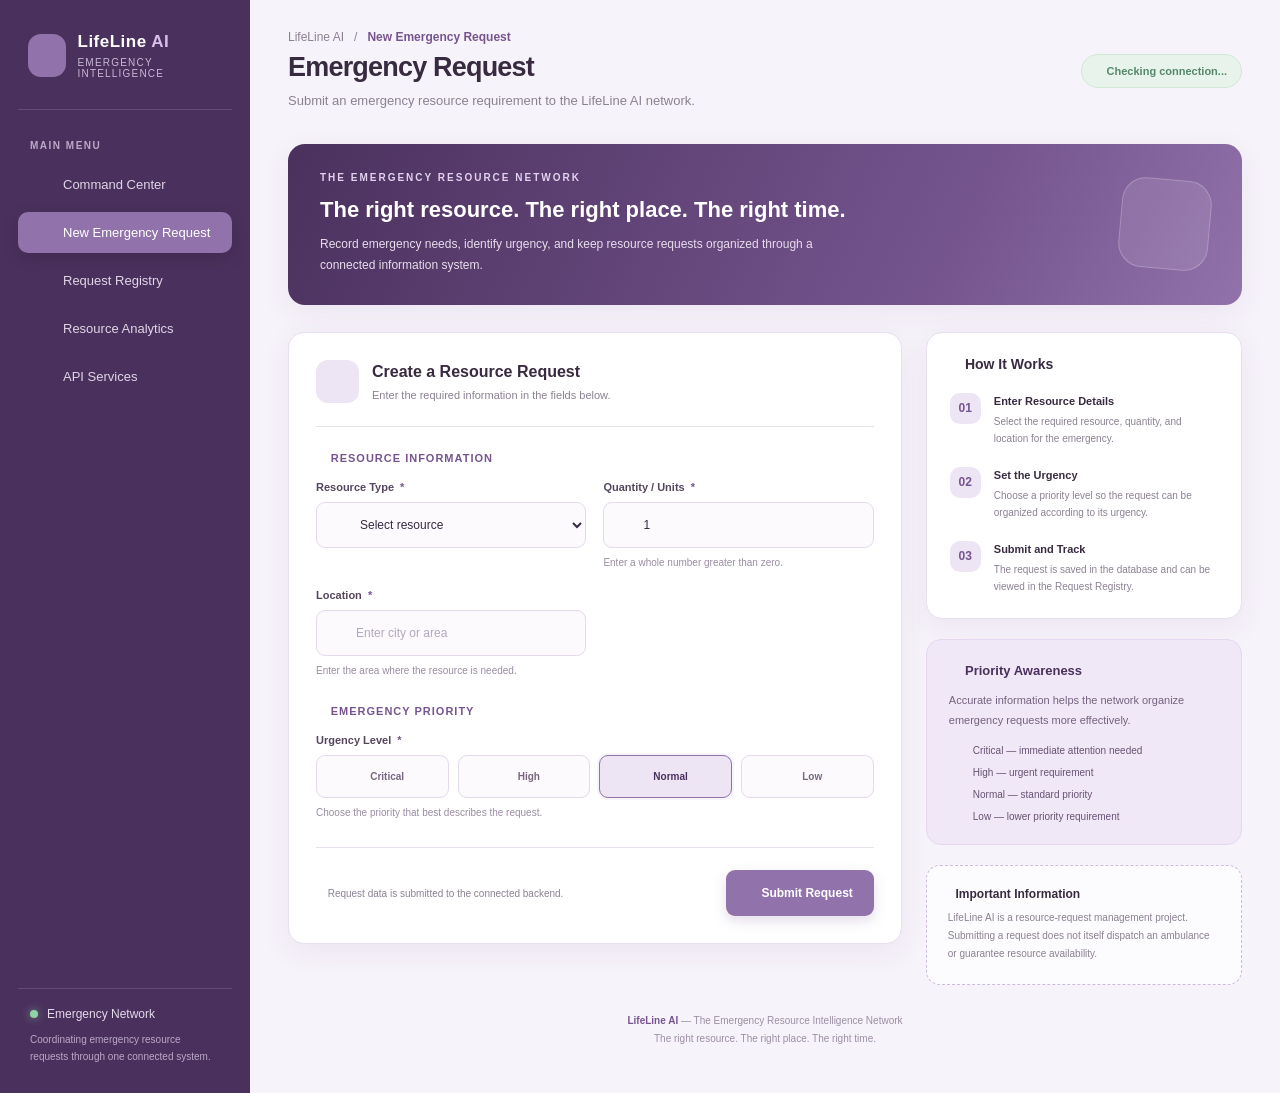
<file: index.html>
<!DOCTYPE html>
<html>
<head>
    <meta charset="UTF-8">
    <meta name="viewport" content="width=device-width, initial-scale=1.0">
    <title>LifeLine AI</title>
    <meta http-equiv="refresh" content="0; url=./frontend/index.html">
</head>
<body>
    <p>Opening LifeLine AI...</p>
    <a href="./frontend/index.html">Click here if the page does not open.</a>
</body>
</html>
</file>
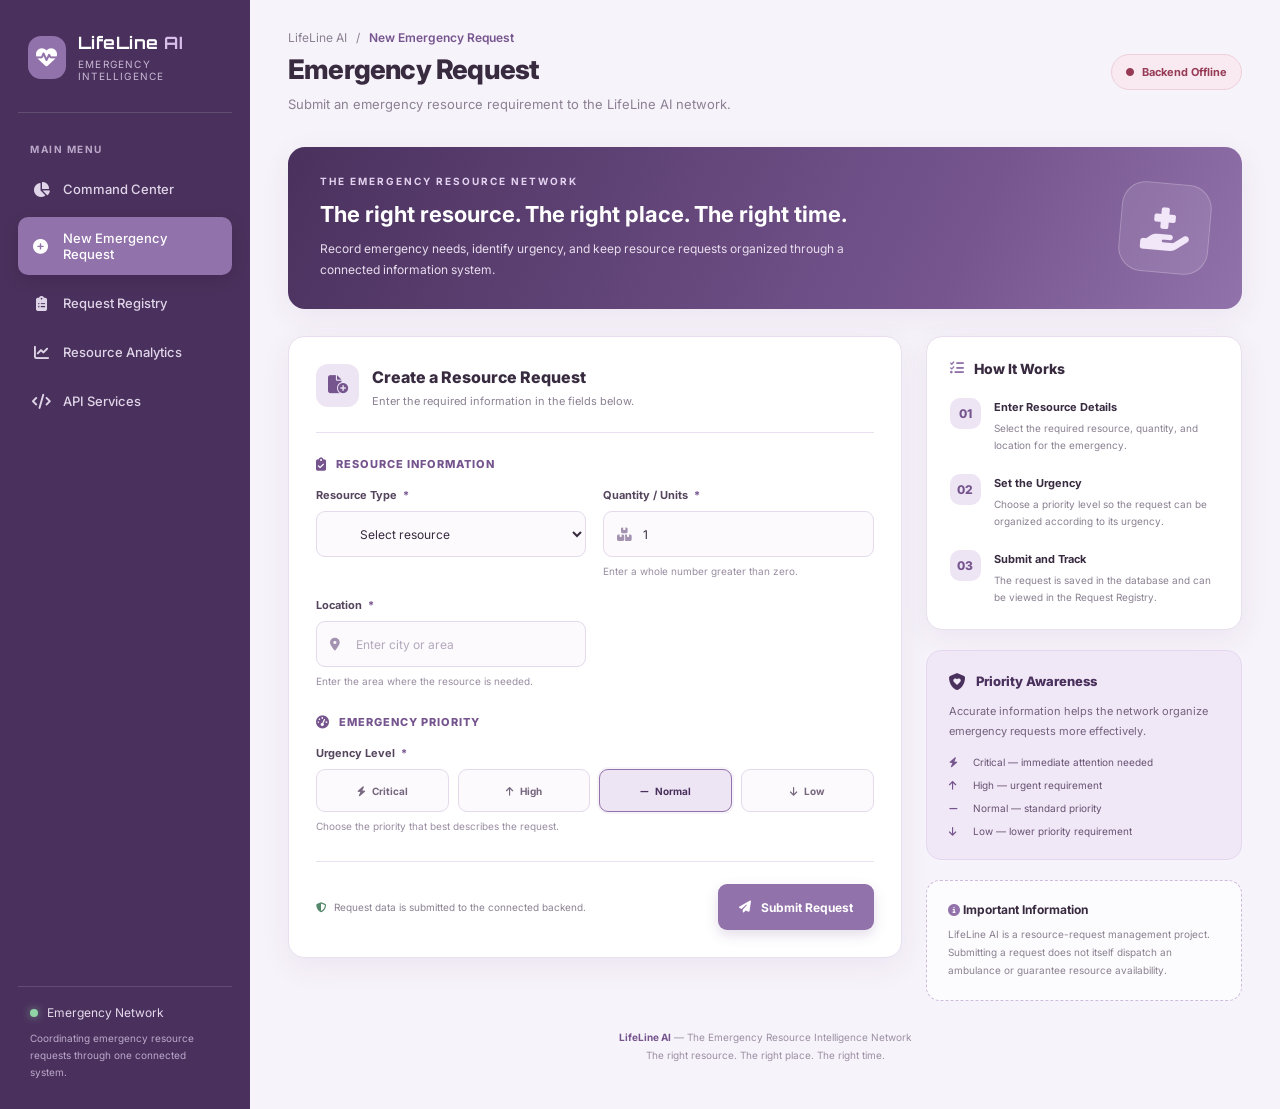
<file: frontend/index.html>
<!DOCTYPE html>
<html lang="en">
<head>
    <meta charset="UTF-8">
    <meta name="viewport" content="width=device-width, initial-scale=1.0">
    <title>LifeLine AI | New Emergency Request</title>

    <link href="https://fonts.googleapis.com/css2?family=Inter:wght@400;500;600;700;800&display=swap" rel="stylesheet">
    <link href="https://fonts.googleapis.com/css2?family=Orbitron:wght@500;600;700&display=swap" rel="stylesheet">
    <link rel="stylesheet" href="https://cdnjs.cloudflare.com/ajax/libs/font-awesome/6.5.2/css/all.min.css">

    <style>
        * {
            margin: 0;
            padding: 0;
            box-sizing: border-box;
        }

        :root {
            --background: #F7F3FA;
            --surface: #FFFFFF;
            --primary: #9272AB;
            --primary-dark: #76558F;
            --plum: #4A315D;
            --text: #382B40;
            --muted: #8B8192;
            --border: #E8DFEF;
            --lavender: #EDE4F4;
            --soft-purple: #F3ECF8;
            --green: #55886A;
            --red: #C93653;
            --shadow: 0 8px 30px rgba(74, 49, 93, 0.07);
        }

        body {
            font-family: 'Inter', sans-serif;
            background: var(--background);
            color: var(--text);
            min-height: 100vh;
        }

        .layout {
            display: flex;
            min-height: 100vh;
        }

        /* SIDEBAR */

        .sidebar {
            width: 250px;
            min-height: 100vh;
            background: var(--plum);
            color: white;
            padding: 28px 18px;
            display: flex;
            flex-direction: column;
            flex-shrink: 0;
        }

        .brand {
            display: flex;
            align-items: center;
            gap: 12px;
            padding: 4px 10px 30px;
            border-bottom: 1px solid rgba(255,255,255,0.13);
        }

        .brand-icon {
            width: 43px;
            height: 43px;
            background: #9272AB;
            border-radius: 13px;
            display: flex;
            align-items: center;
            justify-content: center;
            font-size: 21px;
        }

        .brand-name {
            font-family: 'Orbitron', sans-serif;
            font-size: 17px;
            font-weight: 700;
            letter-spacing: 0.5px;
        }

        .brand-name span {
            color: #D8BFEA;
        }

        .brand-subtitle {
            color: #C9B8D5;
            font-size: 10px;
            margin-top: 5px;
            letter-spacing: 1.2px;
        }

        .nav-heading {
            font-size: 10px;
            color: #BBA8C9;
            font-weight: 700;
            letter-spacing: 1.5px;
            margin: 30px 12px 13px;
        }

        .nav-link {
            display: flex;
            align-items: center;
            gap: 13px;
            text-decoration: none;
            color: #E0D5E8;
            padding: 13px 14px;
            border-radius: 10px;
            font-size: 13px;
            font-weight: 500;
            margin-bottom: 7px;
            transition: 0.2s ease;
        }

        .nav-link i {
            width: 18px;
            text-align: center;
            font-size: 15px;
        }

        .nav-link:hover {
            background: rgba(255,255,255,0.09);
            color: white;
        }

        .nav-link.active {
            background: #9272AB;
            color: white;
            box-shadow: 0 5px 16px rgba(20, 10, 30, 0.15);
        }

        .sidebar-bottom {
            margin-top: auto;
            padding: 18px 12px 0;
            border-top: 1px solid rgba(255,255,255,0.13);
        }

        .system-status {
            display: flex;
            align-items: center;
            gap: 9px;
            font-size: 12px;
            color: #E4D9EA;
        }

        .status-dot {
            height: 8px;
            width: 8px;
            background: #91D4A5;
            border-radius: 50%;
            box-shadow: 0 0 9px rgba(145,212,165,0.6);
        }

        .sidebar-note {
            font-size: 10px;
            color: #BBA8C9;
            line-height: 1.7;
            margin-top: 10px;
        }

        /* MAIN CONTENT */

        .main {
            flex: 1;
            min-width: 0;
            padding: 30px 38px 40px;
        }

        .topbar {
            display: flex;
            align-items: center;
            justify-content: space-between;
            gap: 18px;
            margin-bottom: 32px;
        }

        .breadcrumb {
            color: var(--muted);
            font-size: 12px;
            margin-bottom: 8px;
        }

        .breadcrumb span {
            color: var(--primary-dark);
            font-weight: 600;
        }

        .page-title {
            font-size: 27px;
            font-weight: 800;
            letter-spacing: -0.8px;
            color: var(--text);
        }

        .page-subtitle {
            color: var(--muted);
            font-size: 13px;
            margin-top: 8px;
            line-height: 1.6;
        }

        .connection {
            display: inline-flex;
            align-items: center;
            gap: 8px;
            background: #E8F4EB;
            color: var(--green);
            border: 1px solid #D2E8D7;
            border-radius: 30px;
            padding: 10px 14px;
            font-size: 11px;
            font-weight: 700;
            white-space: nowrap;
        }

        .connection i {
            font-size: 8px;
        }

        /* INTRO BANNER */

        .welcome-banner {
            position: relative;
            overflow: hidden;
            display: flex;
            justify-content: space-between;
            align-items: center;
            gap: 25px;
            background: linear-gradient(115deg, #4A315D, #76558F 70%, #9272AB);
            border-radius: 17px;
            padding: 28px 32px;
            color: white;
            margin-bottom: 27px;
            box-shadow: var(--shadow);
        }

        .welcome-content {
            position: relative;
            z-index: 1;
            max-width: 650px;
        }

        .eyebrow {
            font-size: 10px;
            letter-spacing: 2px;
            font-weight: 700;
            color: #E3D2EF;
            margin-bottom: 12px;
        }

        .welcome-banner h2 {
            font-size: 22px;
            line-height: 1.4;
            margin-bottom: 8px;
        }

        .welcome-banner p {
            color: #E8DDED;
            font-size: 12px;
            line-height: 1.8;
            max-width: 550px;
        }

        .banner-icon {
            width: 90px;
            height: 90px;
            border: 1px solid rgba(255,255,255,0.22);
            background: rgba(255,255,255,0.10);
            border-radius: 24px;
            display: flex;
            align-items: center;
            justify-content: center;
            flex-shrink: 0;
            font-size: 43px;
            color: #F1E7F8;
            transform: rotate(5deg);
        }

        /* CONTENT GRID */

        .content-grid {
            display: grid;
            grid-template-columns: minmax(0, 1.65fr) minmax(250px, 0.85fr);
            gap: 24px;
            align-items: start;
        }

        .card {
            background: var(--surface);
            border: 1px solid var(--border);
            border-radius: 16px;
            box-shadow: var(--shadow);
        }

        .form-card {
            padding: 27px;
        }

        .card-heading {
            display: flex;
            align-items: flex-start;
            gap: 13px;
            padding-bottom: 22px;
            border-bottom: 1px solid var(--border);
            margin-bottom: 24px;
        }

        .heading-icon {
            width: 43px;
            height: 43px;
            background: var(--lavender);
            color: var(--primary-dark);
            border-radius: 12px;
            display: flex;
            align-items: center;
            justify-content: center;
            font-size: 18px;
            flex-shrink: 0;
        }

        .card-heading h3 {
            font-size: 16px;
            font-weight: 800;
            margin: 3px 0 6px;
        }

        .card-heading p {
            font-size: 11px;
            line-height: 1.6;
            color: var(--muted);
        }

        .form-section-title {
            display: flex;
            align-items: center;
            gap: 9px;
            font-size: 11px;
            font-weight: 800;
            color: var(--primary-dark);
            text-transform: uppercase;
            letter-spacing: 1px;
            margin-bottom: 17px;
        }

        .form-section-title i {
            font-size: 13px;
        }

        .form-grid {
            display: grid;
            grid-template-columns: 1fr 1fr;
            gap: 19px 17px;
            margin-bottom: 26px;
        }

        .field {
            min-width: 0;
        }

        .field.full {
            grid-column: 1 / -1;
        }

        label {
            display: block;
            color: #55465E;
            font-size: 11px;
            font-weight: 700;
            margin-bottom: 9px;
        }

        .required {
            color: var(--primary-dark);
            margin-left: 3px;
        }

        .input-wrap {
            position: relative;
        }

        .input-wrap > i {
            position: absolute;
            left: 14px;
            top: 50%;
            transform: translateY(-50%);
            color: #A393B0;
            font-size: 13px;
            pointer-events: none;
        }

        input,
        select {
            width: 100%;
            height: 46px;
            border: 1px solid #E4DAEB;
            border-radius: 9px;
            padding: 0 13px 0 39px;
            font-family: 'Inter', sans-serif;
            font-size: 12px;
            color: var(--text);
            background: #FCFAFD;
            outline: none;
            transition: 0.2s ease;
        }

        input::placeholder {
            color: #B3A8BC;
        }

        select {
            cursor: pointer;
        }

        input:focus,
        select:focus {
            border-color: var(--primary);
            box-shadow: 0 0 0 3px rgba(146,114,171,0.13);
            background: white;
        }

        .field-help {
            color: #9A8DA2;
            font-size: 10px;
            margin-top: 7px;
            line-height: 1.5;
        }

        .urgency-options {
            display: grid;
            grid-template-columns: repeat(4, minmax(0, 1fr));
            gap: 9px;
        }

        .urgency-option {
            position: relative;
        }

        .urgency-option input {
            position: absolute;
            opacity: 0;
            width: 1px;
            height: 1px;
        }

        .urgency-option label {
            min-height: 43px;
            display: flex;
            align-items: center;
            justify-content: center;
            gap: 6px;
            padding: 8px 5px;
            margin: 0;
            background: #FCFAFD;
            border: 1px solid #E4DAEB;
            border-radius: 9px;
            color: #76677F;
            cursor: pointer;
            font-size: 10px;
            font-weight: 700;
            transition: 0.2s ease;
        }

        .urgency-option label i {
            font-size: 10px;
        }

        .urgency-option input:checked + label {
            background: var(--lavender);
            border-color: var(--primary);
            color: var(--plum);
            box-shadow: 0 0 0 2px rgba(146,114,171,0.08);
        }

        .urgency-option input:focus-visible + label {
            outline: 2px solid var(--primary);
            outline-offset: 3px;
        }

        .form-footer {
            border-top: 1px solid var(--border);
            padding-top: 22px;
            display: flex;
            align-items: center;
            justify-content: space-between;
            gap: 15px;
            flex-wrap: wrap;
        }

        .secure-note {
            display: flex;
            align-items: center;
            gap: 8px;
            font-size: 10px;
            color: var(--muted);
        }

        .secure-note i {
            color: var(--green);
        }

        .submit-btn {
            display: inline-flex;
            align-items: center;
            justify-content: center;
            gap: 10px;
            min-height: 46px;
            border: none;
            border-radius: 9px;
            padding: 0 21px;
            color: white;
            background: var(--primary);
            font-family: 'Inter', sans-serif;
            font-size: 12px;
            font-weight: 700;
            cursor: pointer;
            box-shadow: 0 5px 13px rgba(118,85,143,0.2);
            transition: 0.2s ease;
        }

        .submit-btn:hover {
            background: var(--primary-dark);
            transform: translateY(-1px);
            box-shadow: 0 7px 17px rgba(118,85,143,0.25);
        }

        .submit-btn:disabled {
            opacity: 0.65;
            cursor: wait;
            transform: none;
        }

        /* RIGHT SIDE */

        .right-column {
            display: flex;
            flex-direction: column;
            gap: 20px;
        }

        .info-card {
            padding: 23px;
        }

        .side-title {
            display: flex;
            align-items: center;
            gap: 10px;
            font-size: 14px;
            font-weight: 800;
            margin-bottom: 21px;
        }

        .side-title i {
            color: var(--primary);
        }

        .step {
            display: flex;
            gap: 13px;
            margin-bottom: 20px;
        }

        .step:last-child {
            margin-bottom: 0;
        }

        .step-number {
            width: 31px;
            height: 31px;
            flex-shrink: 0;
            border-radius: 10px;
            background: var(--lavender);
            color: var(--primary-dark);
            display: flex;
            align-items: center;
            justify-content: center;
            font-size: 12px;
            font-weight: 800;
        }

        .step h4 {
            font-size: 11px;
            margin: 2px 0 6px;
        }

        .step p {
            font-size: 10px;
            line-height: 1.7;
            color: var(--muted);
        }

        .priority-card {
            background: #F0E8F6;
            border: 1px solid #E4D7EF;
            border-radius: 15px;
            padding: 22px;
        }

        .priority-heading {
            display: flex;
            align-items: center;
            gap: 10px;
            color: var(--plum);
            font-size: 13px;
            font-weight: 800;
            margin-bottom: 12px;
        }

        .priority-heading i {
            font-size: 17px;
        }

        .priority-card p {
            color: #74627F;
            font-size: 11px;
            line-height: 1.8;
        }

        .priority-list {
            list-style: none;
            margin-top: 15px;
        }

        .priority-list li {
            display: flex;
            align-items: center;
            gap: 9px;
            font-size: 10px;
            color: #675273;
            margin-top: 11px;
        }

        .priority-list i {
            width: 15px;
            color: var(--primary-dark);
        }

        .contact-card {
            padding: 21px;
            border: 1px dashed #CDBBDD;
            border-radius: 14px;
            background: rgba(255,255,255,0.65);
        }

        .contact-card h4 {
            font-size: 12px;
            margin-bottom: 8px;
        }

        .contact-card p {
            font-size: 10px;
            color: var(--muted);
            line-height: 1.8;
        }

        /* FEEDBACK MESSAGE */

        .message {
            display: none;
            padding: 14px 16px;
            margin-bottom: 20px;
            border-radius: 10px;
            font-size: 12px;
            line-height: 1.7;
        }

        .message.success {
            display: block;
            background: #E8F4EB;
            color: #356D49;
            border: 1px solid #CDE6D3;
        }

        .message.error {
            display: block;
            background: #F8EAF0;
            color: #963A56;
            border: 1px solid #EED0DA;
        }

        .footer {
            text-align: center;
            padding: 27px 0 5px;
            color: #9B8FA3;
            font-size: 10px;
            line-height: 1.8;
        }

        .footer span {
            color: var(--primary-dark);
            font-weight: 700;
        }

        /* RESPONSIVE */

        @media (max-width: 1100px) {
            .main {
                padding: 27px 24px;
            }

            .content-grid {
                grid-template-columns: minmax(0, 1fr);
            }

            .right-column {
                display: grid;
                grid-template-columns: 1fr 1fr;
                align-items: start;
            }

            .contact-card {
                grid-column: 1 / -1;
            }
        }

        @media (max-width: 760px) {
            .layout {
                flex-direction: column;
            }

            .sidebar {
                width: 100%;
                min-height: auto;
                padding: 17px;
            }

            .brand {
                padding-bottom: 16px;
            }

            .nav-heading,
            .sidebar-bottom {
                display: none;
            }

            .sidebar nav {
                display: flex;
                gap: 7px;
                overflow-x: auto;
                padding-top: 14px;
            }

            .nav-link {
                flex-shrink: 0;
                margin: 0;
                padding: 11px 12px;
                font-size: 11px;
            }

            .nav-link i {
                font-size: 13px;
            }

            .main {
                padding: 24px 17px;
            }

            .topbar {
                align-items: flex-start;
                flex-direction: column;
                margin-bottom: 24px;
            }

            .page-title {
                font-size: 23px;
            }

            .welcome-banner {
                padding: 23px;
            }

            .welcome-banner h2 {
                font-size: 19px;
            }

            .banner-icon {
                width: 62px;
                height: 62px;
                font-size: 29px;
                border-radius: 18px;
            }

            .form-card {
                padding: 21px 17px;
            }

            .right-column {
                grid-template-columns: 1fr;
            }

            .contact-card {
                grid-column: auto;
            }
        }

        @media (max-width: 480px) {
            .welcome-banner {
                padding: 20px;
            }

            .banner-icon {
                display: none;
            }

            .form-grid {
                grid-template-columns: 1fr;
                gap: 17px;
            }

            .field.full {
                grid-column: auto;
            }

            .urgency-options {
                grid-template-columns: 1fr 1fr;
            }

            .form-footer {
                align-items: stretch;
                flex-direction: column;
            }

            .submit-btn {
                width: 100%;
            }
        }
    </style>
</head>

<body>

<div class="layout">

    <!-- SIDEBAR -->
    <aside class="sidebar">

        <div class="brand">
            <div class="brand-icon">
                <i class="fa-solid fa-heart-pulse"></i>
            </div>

            <div>
                <div class="brand-name">LifeLine <span>AI</span></div>
                <div class="brand-subtitle">EMERGENCY INTELLIGENCE</div>
            </div>
        </div>

        <div class="nav-heading">MAIN MENU</div>

        <nav>
            <a href="dashboard.html" class="nav-link">
                <i class="fa-solid fa-chart-pie"></i>
                <span>Command Center</span>
            </a>

            <a href="index.html" class="nav-link active">
                <i class="fa-solid fa-plus-circle"></i>
                <span>New Emergency Request</span>
            </a>

            <a href="requests.html" class="nav-link">
                <i class="fa-solid fa-clipboard-list"></i>
                <span>Request Registry</span>
            </a>

            <a href="dashboard.html#analytics" class="nav-link">
                <i class="fa-solid fa-chart-line"></i>
                <span>Resource Analytics</span>
            </a>

            <a href="http://127.0.0.1:8000/docs" target="_blank" rel="noopener" class="nav-link">
                <i class="fa-solid fa-code"></i>
                <span>API Services</span>
            </a>
        </nav>

        <div class="sidebar-bottom">
            <div class="system-status">
                <span class="status-dot"></span>
                <span>Emergency Network</span>
            </div>

            <p class="sidebar-note">
                Coordinating emergency resource requests through one connected system.
            </p>
        </div>

    </aside>

    <!-- MAIN CONTENT -->
    <main class="main">

        <header class="topbar">
            <div>
                <div class="breadcrumb">
                    LifeLine AI &nbsp; / &nbsp; <span>New Emergency Request</span>
                </div>

                <h1 class="page-title">Emergency Request</h1>

                <p class="page-subtitle">
                    Submit an emergency resource requirement to the LifeLine AI network.
                </p>
            </div>

            <div class="connection" id="connectionStatus">
                <i class="fa-solid fa-circle"></i>
                <span>Checking connection...</span>
            </div>
        </header>

        <!-- WELCOME BANNER -->
        <section class="welcome-banner">
            <div class="welcome-content">
                <div class="eyebrow">THE EMERGENCY RESOURCE NETWORK</div>

                <h2>The right resource. The right place. The right time.</h2>

                <p>
                    Record emergency needs, identify urgency, and keep resource
                    requests organized through a connected information system.
                </p>
            </div>

            <div class="banner-icon">
                <i class="fa-solid fa-hand-holding-medical"></i>
            </div>
        </section>

        <div id="formMessage" class="message" role="status" aria-live="polite"></div>

        <div class="content-grid">

            <!-- REQUEST FORM -->
            <section class="card form-card">

                <div class="card-heading">
                    <div class="heading-icon">
                        <i class="fa-solid fa-file-circle-plus"></i>
                    </div>

                    <div>
                        <h3>Create a Resource Request</h3>
                        <p>Enter the required information in the fields below.</p>
                    </div>
                </div>

                <form id="requestForm">

                    <div class="form-section-title">
                        <i class="fa-solid fa-clipboard-check"></i>
                        Resource Information
                    </div>

                    <div class="form-grid">

                        <div class="field">
                            <label for="resource">
                                Resource Type <span class="required">*</span>
                            </label>

                            <div class="input-wrap">
                                <i class="fa-solid fa-box-medical"></i>

                                <select id="resource" name="resource" required>
                                    <option value="">Select resource</option>
                                    <option value="Blood">Blood</option>
                                    <option value="Medical Supplies">Medical Supplies</option>
                                    <option value="Ambulance">Ambulance</option>
                                </select>
                            </div>
                        </div>

                        <div class="field" id="bloodGroupField">
                            <label for="blood_group">
                                Blood Group
                            </label>

                            <div class="input-wrap">
                                <i class="fa-solid fa-droplet"></i>

                                <select id="blood_group" name="blood_group">
                                    <option value="">Select blood group</option>
                                    <option value="A+">A+</option>
                                    <option value="A-">A-</option>
                                    <option value="B+">B+</option>
                                    <option value="B-">B-</option>
                                    <option value="AB+">AB+</option>
                                    <option value="AB-">AB-</option>
                                    <option value="O+">O+</option>
                                    <option value="O-">O-</option>
                                </select>
                            </div>

                            <p class="field-help">Required only when Blood is selected.</p>
                        </div>

                        <div class="field">
                            <label for="units">
                                Quantity / Units <span class="required">*</span>
                            </label>

                            <div class="input-wrap">
                                <i class="fa-solid fa-boxes-stacked"></i>

                                <input
                                    type="number"
                                    id="units"
                                    name="units"
                                    min="1"
                                    step="1"
                                    value="1"
                                    required
                                    placeholder="Enter quantity"
                                >
                            </div>

                            <p class="field-help">Enter a whole number greater than zero.</p>
                        </div>

                        <div class="field">
                            <label for="location">
                                Location <span class="required">*</span>
                            </label>

                            <div class="input-wrap">
                                <i class="fa-solid fa-location-dot"></i>

                                <input
                                    type="text"
                                    id="location"
                                    name="location"
                                    required
                                    minlength="2"
                                    maxlength="150"
                                    placeholder="Enter city or area"
                                >
                            </div>

                            <p class="field-help">Enter the area where the resource is needed.</p>
                        </div>

                    </div>

                    <div class="form-section-title">
                        <i class="fa-solid fa-gauge-high"></i>
                        Emergency Priority
                    </div>

                    <div class="field full" style="margin-bottom: 27px;">

                        <label>
                            Urgency Level <span class="required">*</span>
                        </label>

                        <div class="urgency-options">

                            <div class="urgency-option">
                                <input
                                    type="radio"
                                    id="urgencyCritical"
                                    name="urgency"
                                    value="Critical"
                                    required
                                >
                                <label for="urgencyCritical">
                                    <i class="fa-solid fa-bolt"></i>
                                    Critical
                                </label>
                            </div>

                            <div class="urgency-option">
                                <input
                                    type="radio"
                                    id="urgencyHigh"
                                    name="urgency"
                                    value="High"
                                >
                                <label for="urgencyHigh">
                                    <i class="fa-solid fa-arrow-up"></i>
                                    High
                                </label>
                            </div>

                            <div class="urgency-option">
                                <input
                                    type="radio"
                                    id="urgencyNormal"
                                    name="urgency"
                                    value="Normal"
                                    checked
                                >
                                <label for="urgencyNormal">
                                    <i class="fa-solid fa-minus"></i>
                                    Normal
                                </label>
                            </div>

                            <div class="urgency-option">
                                <input
                                    type="radio"
                                    id="urgencyLow"
                                    name="urgency"
                                    value="Low"
                                >
                                <label for="urgencyLow">
                                    <i class="fa-solid fa-arrow-down"></i>
                                    Low
                                </label>
                            </div>

                        </div>

                        <p class="field-help">
                            Choose the priority that best describes the request.
                        </p>

                    </div>

                    <div class="form-footer">

                        <div class="secure-note">
                            <i class="fa-solid fa-shield-halved"></i>
                            Request data is submitted to the connected backend.
                        </div>

                        <button type="submit" class="submit-btn" id="submitBtn">
                            <i class="fa-solid fa-paper-plane"></i>
                            <span>Submit Request</span>
                        </button>

                    </div>

                </form>
            </section>

            <!-- INFORMATION PANEL -->
            <aside class="right-column">

                <section class="card info-card">

                    <h3 class="side-title">
                        <i class="fa-solid fa-list-check"></i>
                        How It Works
                    </h3>

                    <div class="step">
                        <div class="step-number">01</div>
                        <div>
                            <h4>Enter Resource Details</h4>
                            <p>
                                Select the required resource, quantity, and
                                location for the emergency.
                            </p>
                        </div>
                    </div>

                    <div class="step">
                        <div class="step-number">02</div>
                        <div>
                            <h4>Set the Urgency</h4>
                            <p>
                                Choose a priority level so the request can be
                                organized according to its urgency.
                            </p>
                        </div>
                    </div>

                    <div class="step">
                        <div class="step-number">03</div>
                        <div>
                            <h4>Submit and Track</h4>
                            <p>
                                The request is saved in the database and can
                                be viewed in the Request Registry.
                            </p>
                        </div>
                    </div>

                </section>

                <section class="priority-card">

                    <h3 class="priority-heading">
                        <i class="fa-solid fa-shield-heart"></i>
                        Priority Awareness
                    </h3>

                    <p>
                        Accurate information helps the network organize
                        emergency requests more effectively.
                    </p>

                    <ul class="priority-list">
                        <li>
                            <i class="fa-solid fa-bolt"></i>
                            Critical — immediate attention needed
                        </li>

                        <li>
                            <i class="fa-solid fa-arrow-up"></i>
                            High — urgent requirement
                        </li>

                        <li>
                            <i class="fa-solid fa-minus"></i>
                            Normal — standard priority
                        </li>

                        <li>
                            <i class="fa-solid fa-arrow-down"></i>
                            Low — lower priority requirement
                        </li>
                    </ul>

                </section>

                <section class="contact-card">
                    <h4>
                        <i class="fa-solid fa-circle-info" style="color: #9272AB;"></i>
                        Important Information
                    </h4>

                    <p>
                        LifeLine AI is a resource-request management project.
                        Submitting a request does not itself dispatch an
                        ambulance or guarantee resource availability.
                    </p>
                </section>

            </aside>

        </div>

        <footer class="footer">
            <span>LifeLine AI</span> — The Emergency Resource Intelligence Network
            <br>
            The right resource. The right place. The right time.
        </footer>

    </main>

</div>

<script>
    const API_URL = "http://127.0.0.1:8000";

    const form = document.getElementById("requestForm");
    const resourceSelect = document.getElementById("resource");
    const bloodGroupSelect = document.getElementById("blood_group");
    const bloodGroupField = document.getElementById("bloodGroupField");
    const submitBtn = document.getElementById("submitBtn");
    const formMessage = document.getElementById("formMessage");
    const connectionStatus = document.getElementById("connectionStatus");

    // Show the blood group field only for Blood requests.
    function updateBloodGroupField() {
        const isBlood = resourceSelect.value === "Blood";

        bloodGroupField.style.display = isBlood ? "block" : "none";
        bloodGroupSelect.required = isBlood;

        if (!isBlood) {
            bloodGroupSelect.value = "";
        }
    }

    resourceSelect.addEventListener("change", updateBloodGroupField);
    updateBloodGroupField();

    // Check whether the backend is available.
    async function checkConnection() {
        try {
            const response = await fetch(API_URL + "/");

            if (!response.ok) {
                throw new Error("Backend is unavailable");
            }

            connectionStatus.innerHTML =
                '<i class="fa-solid fa-circle"></i><span>Backend Connected</span>';

        } catch (error) {
            connectionStatus.innerHTML =
                '<i class="fa-solid fa-circle"></i><span>Backend Offline</span>';

            connectionStatus.style.background = "#F8EAF0";
            connectionStatus.style.color = "#963A56";
            connectionStatus.style.borderColor = "#EED0DA";
        }
    }

    function showMessage(type, message) {
        formMessage.className = "message " + type;
        formMessage.textContent = message;
        formMessage.scrollIntoView({
            behavior: "smooth",
            block: "nearest"
        });
    }

    // Submit the emergency request to FastAPI.
    form.addEventListener("submit", async function(event) {
        event.preventDefault();

        const resource = resourceSelect.value;
        const bloodGroup = bloodGroupSelect.value;
        const units = Number(document.getElementById("units").value);
        const location = document.getElementById("location").value.trim();
        const urgency = document.querySelector(
            'input[name="urgency"]:checked'
        )?.value;

        if (!resource || !location || !urgency) {
            showMessage("error", "Please complete all required fields.");
            return;
        }

        if (!Number.isInteger(units) || units < 1) {
            showMessage("error", "Quantity must be a whole number greater than zero.");
            return;
        }

        if (location.length < 2) {
            showMessage("error", "Please enter a valid location.");
            return;
        }

        if (resource === "Blood" && !bloodGroup) {
            showMessage("error", "Please select a blood group.");
            return;
        }

        const requestData = {
    resource: resource,
    blood_group: resource === "Blood" ? bloodGroup : "",
    units: units,
    location: location,
    urgency: urgency
};

        submitBtn.disabled = true;
        submitBtn.innerHTML =
            '<i class="fa-solid fa-spinner fa-spin"></i><span>Submitting...</span>';

        formMessage.className = "message";
        formMessage.textContent = "";

        try {
            const response = await fetch(API_URL + "/request", {
                method: "POST",
                headers: {
                    "Content-Type": "application/json"
                },
                body: JSON.stringify(requestData)
            });

            const result = await response.json();

            if (!response.ok) {
                let errorText = "Unable to submit the request.";

                if (result.detail) {
                    if (Array.isArray(result.detail)) {
                        errorText = result.detail
                            .map(item => item.msg || "Invalid input")
                            .join(". ");
                    } else {
                        errorText = result.detail;
                    }
                }

                throw new Error(errorText);
            }

            showMessage(
                "success",
                "Emergency request submitted successfully! Your request has been saved. Open the Request Registry or Dashboard to view the updated information."
            );

            form.reset();
            updateBloodGroupField();
            document.getElementById("units").value = 1;
            document.getElementById("urgencyNormal").checked = true;

            checkConnection();

        } catch (error) {
            showMessage(
                "error",
                error.message.includes("Failed to fetch")
                    ? "Could not connect to the backend. Make sure the FastAPI server is running, then try again."
                    : error.message
            );
        } finally {
            submitBtn.disabled = false;
            submitBtn.innerHTML =
                '<i class="fa-solid fa-paper-plane"></i><span>Submit Request</span>';
        }
    });

    checkConnection();
</script>

</body>
</html>
</file>
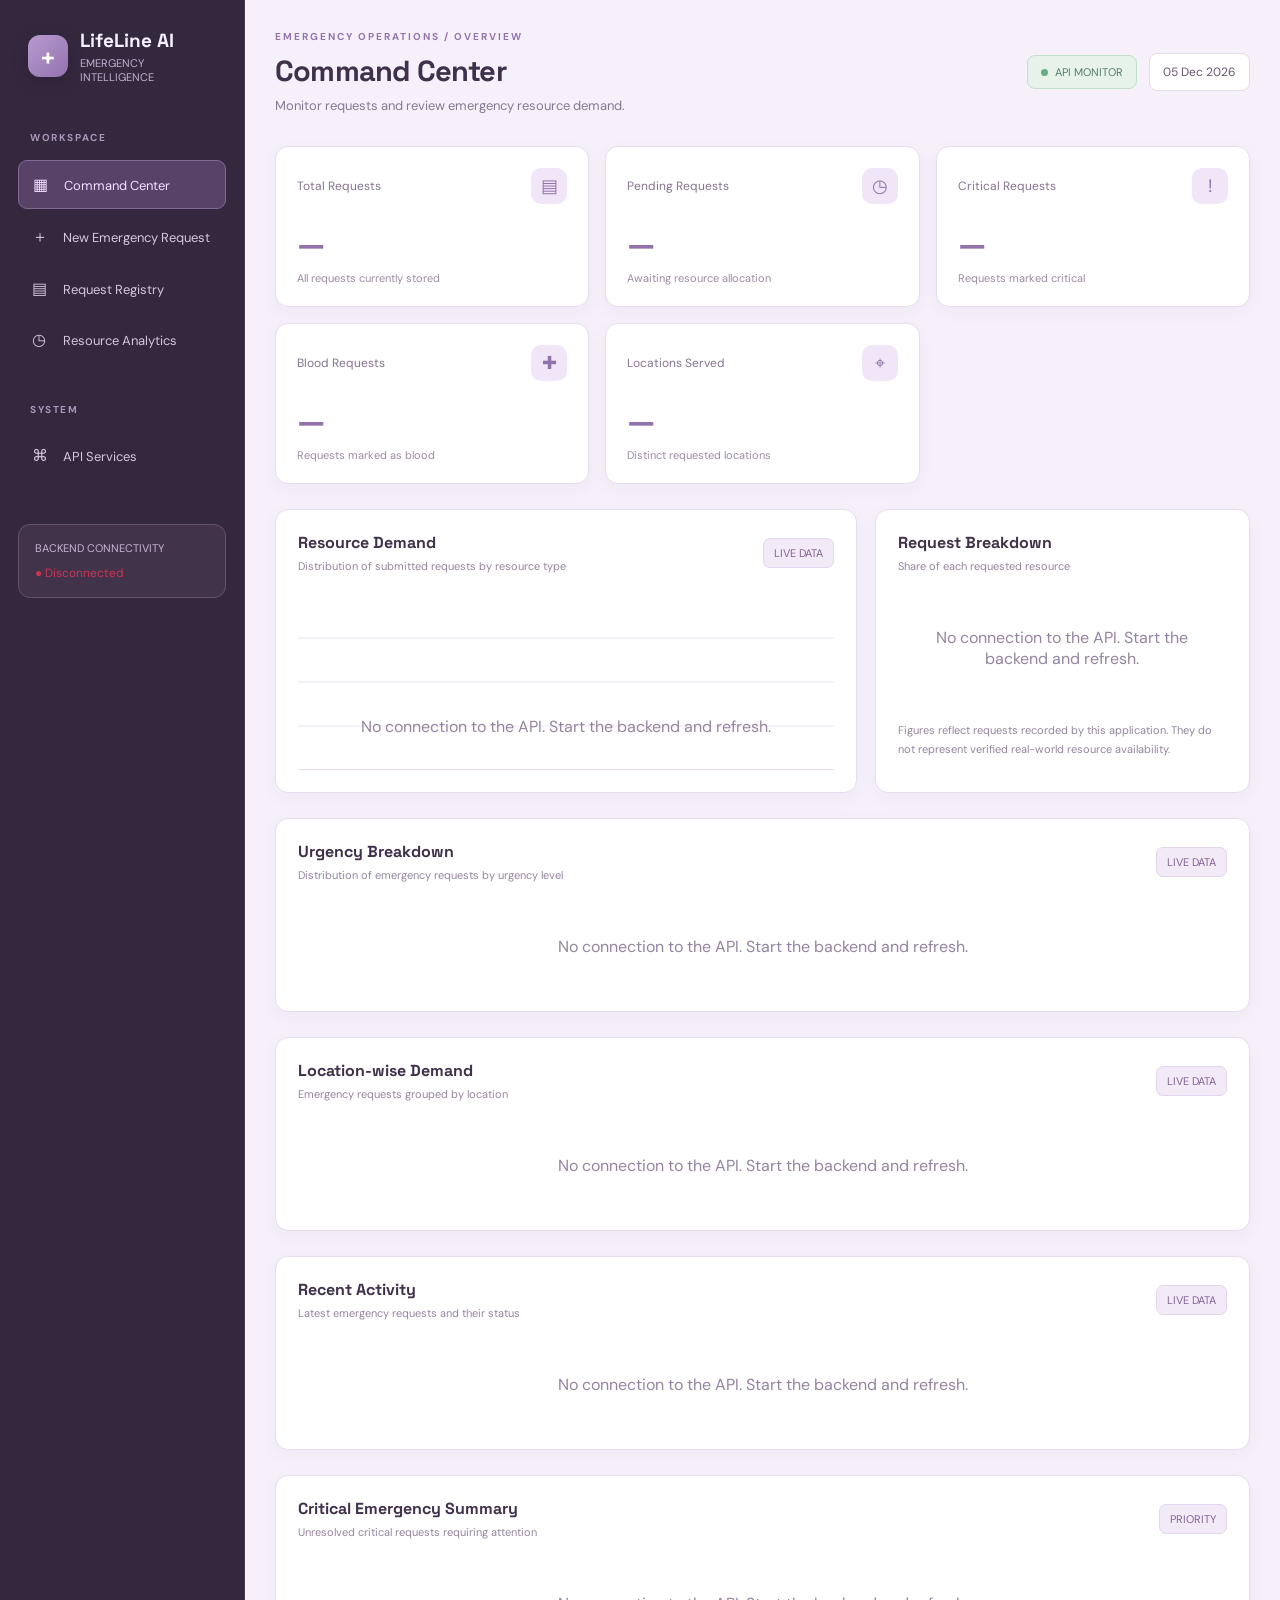
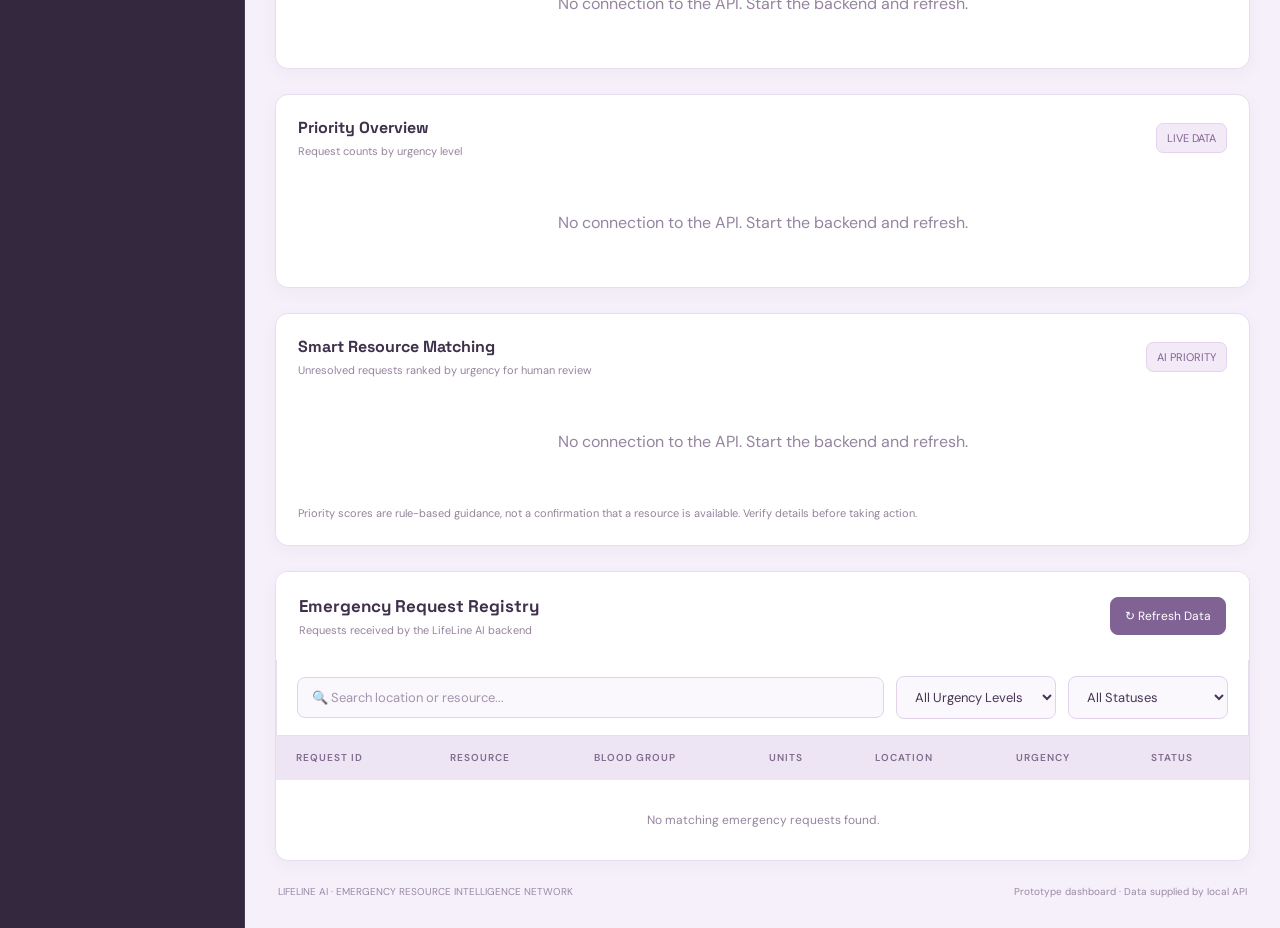
<file: frontend/dashboard.html>
<!DOCTYPE html>
<html lang="en">
<head>
    <meta charset="UTF-8">
    <meta name="viewport" content="width=device-width, initial-scale=1.0">
    <title>LifeLine AI | Command Center</title>

    <link rel="preconnect" href="https://fonts.googleapis.com">
    <link href="https://fonts.googleapis.com/css2?family=DM+Sans:wght@400;500;600;700&family=Space+Grotesk:wght@400;500;600;700&display=swap" rel="stylesheet">

    <style>
        * {
            margin: 0;
            padding: 0;
            box-sizing: border-box;
        }

        body {
            background: #F5F0FA;
            color: #35283F;
            font-family: 'DM Sans', sans-serif;
        }

        .layout {
            display: flex;
            min-height: 100vh;
        }

        .sidebar {
            width: 245px;
            background: #34283F;
            border-right: 1px solid #493951;
            padding: 28px 18px;
            flex-shrink: 0;
        }

        .brand {
            display: flex;
            align-items: center;
            gap: 12px;
            padding: 0 10px 35px;
        }

        .brand-icon {
            width: 42px;
            height: 42px;
            background: linear-gradient(135deg, #B89ACF, #9273AF);
            color: #FFFFFF;
            border-radius: 12px;
            display: grid;
            place-items: center;
            font-size: 24px;
            font-weight: bold;
            box-shadow: 0 4px 15px #21182A55;
        }

        .brand h2 {
            font-family: 'Space Grotesk', sans-serif;
            font-size: 19px;
            color: #F8F1FF;
        }

        .brand p {
            color: #C3B2D0;
            font-size: 11px;
            margin-top: 3px;
        }

        .nav-title {
            color: #AA96BA;
            font-size: 10px;
            font-weight: 700;
            letter-spacing: 1.6px;
            padding: 12px;
        }

        .nav-item {
            display: block;
            padding: 13px 14px;
            margin: 4px 0;
            border-radius: 9px;
            color: #D4C7DF;
            text-decoration: none;
            font-size: 13px;
            transition: background 0.25s, color 0.25s;
        }

        .nav-item:hover {
            background: #493852;
            color: #FFFFFF;
        }

        .nav-item.active {
            background: #594267;
            color: #F3DFFF;
            border: 1px solid #826A96;
        }

        .nav-item span {
            display: inline-block;
            width: 28px;
            font-size: 16px;
        }

        .side-status {
            margin-top: 45px;
            background: #41334A;
            border: 1px solid #66516F;
            padding: 16px;
            border-radius: 12px;
        }

        .side-status p {
            color: #C9B5D7;
            font-size: 11px;
        }

        .online {
            color: #55886A;
            font-size: 12px;
            margin-top: 10px;
        }

        .main {
            flex: 1;
            min-width: 0;
            padding: 30px;
            background: #F5F0FA;
        }

        .topbar {
            display: flex;
            justify-content: space-between;
            align-items: center;
            gap: 20px;
            margin-bottom: 32px;
        }

        .eyebrow {
            color: #9574AE;
            text-transform: uppercase;
            letter-spacing: 2px;
            font-size: 10px;
            font-weight: 700;
            margin-bottom: 9px;
        }

        h1, h2, h3 {
            font-family: 'Space Grotesk', sans-serif;
            color: #3F304B;
        }

        h1 {
            font-size: 29px;
            letter-spacing: -0.8px;
        }

        .subtitle {
            color: #887993;
            font-size: 13px;
            margin-top: 8px;
        }

        .top-right {
            display: flex;
            align-items: center;
            gap: 12px;
        }

        .live-badge {
            border: 1px solid #C3DEC9;
            color: #547E68;
            background: #E7F2E9;
            padding: 9px 13px;
            border-radius: 8px;
            font-size: 11px;
        }

        .live-dot {
            display: inline-block;
            width: 7px;
            height: 7px;
            background: #65AE82;
            border-radius: 50%;
            margin-right: 7px;
        }

        .date {
            color: #665572;
            background: #FFFFFF;
            border: 1px solid #E5DAED;
            padding: 10px 13px;
            border-radius: 8px;
            font-size: 12px;
        }

        .stats {
            display: grid;
            grid-template-columns: repeat(5, minmax(0, 1fr));
            gap: 16px;
            margin-bottom: 25px;
        }

        .stat-card, .panel {
            background: #FFFFFF;
            border: 1px solid #E8DDEF;
            border-radius: 13px;
            box-shadow: 0 5px 18px #4C315B0A;
        }

        .stat-card {
            padding: 21px;
            min-width: 0;
            transition: transform 0.2s, box-shadow 0.2s;
        }

        .stat-card:hover {
            transform: translateY(-3px);
            box-shadow: 0 9px 24px #4C315B12;
        }

        .stat-top {
            display: flex;
            justify-content: space-between;
            align-items: center;
            gap: 8px;
            color: #85738F;
            font-size: 12px;
        }

        .stat-icon {
            width: 36px;
            height: 36px;
            display: grid;
            place-items: center;
            border-radius: 10px;
            background: #F0E6F7;
            color: #9272AB;
            font-size: 18px;
            flex-shrink: 0;
        }

        .stat-value {
            font-family: 'Space Grotesk', sans-serif;
            font-size: 32px;
            font-weight: 700;
            margin-top: 20px;
            color: #9272AB;
        }

        .stat-note {
            color: #9A8BA3;
            font-size: 11px;
            margin-top: 7px;
        }

        .middle {
            display: grid;
            grid-template-columns: 1.55fr 1fr;
            gap: 18px;
            margin-bottom: 25px;
        }

        .panel {
            padding: 22px;
        }

        .panel-heading {
            display: flex;
            justify-content: space-between;
            align-items: center;
            gap: 12px;
            margin-bottom: 22px;
        }

        .panel-heading h2 {
            font-size: 16px;
        }

        .panel-heading p {
            color: #95849F;
            font-size: 11px;
            margin-top: 6px;
        }

        .mini-label {
            color: #806392;
            font-size: 11px;
            background: #F3EAF8;
            border: 1px solid #E4D4EE;
            padding: 7px 10px;
            border-radius: 7px;
            white-space: nowrap;
        }

        .chart {
            height: 175px;
            display: flex;
            align-items: end;
            justify-content: space-around;
            gap: 12px;
            border-bottom: 1px solid #E6DCEC;
            padding: 0 5px;
            background: repeating-linear-gradient(
                to bottom,
                transparent 0,
                transparent 42px,
                #EEE5F3 43px,
                transparent 44px
            );
        }

        .bar-group {
            height: 100%;
            display: flex;
            flex-direction: column;
            align-items: center;
            justify-content: end;
            gap: 10px;
            flex: 1;
            min-width: 0;
        }

        .bar {
            width: min(36px, 80%);
            background: linear-gradient(180deg, #C7A6DC, #9876B6);
            border-radius: 6px 6px 0 0;
            min-height: 5px;
        }

        .bar.alt {
            background: linear-gradient(180deg, #A8B7DA, #788DBD);
        }

        .bar-label {
            color: #8D7B98;
            font-size: 10px;
            padding-bottom: 10px;
            text-align: center;
            overflow-wrap: anywhere;
        }

        .resource-list {
            display: flex;
            flex-direction: column;
            gap: 22px;
        }

        .resource-top {
            display: flex;
            justify-content: space-between;
            gap: 10px;
            font-size: 12px;
            margin-bottom: 10px;
        }

        .resource-top span:first-child {
            color: #55445F;
        }

        .resource-top span:last-child {
            color: #95849F;
            text-align: right;
        }

        .track {
            width: 100%;
            height: 7px;
            background: #EEE6F3;
            border-radius: 20px;
            overflow: hidden;
        }

        .fill {
            height: 100%;
            background: linear-gradient(90deg, #B99ACF, #9473B0);
            border-radius: 20px;
        }

        .fill.blue {
            background: #93A8D0;
        }

        .fill.green-fill {
            background: #8CC3A1;
        }

        .resource-footnote {
            color: #93849B;
            font-size: 11px;
            margin-top: 20px;
            line-height: 1.7;
        }

        .table-panel {
            padding: 0;
            overflow: hidden;
        }

        .table-header {
            padding: 23px;
            display: flex;
            justify-content: space-between;
            align-items: center;
            gap: 15px;
            background: #FFFFFF;
        }

        .table-header h2 {
            font-size: 17px;
        }

        .table-header p {
            color: #95849F;
            font-size: 11px;
            margin-top: 6px;
        }

        .refresh-btn {
            color: #FFFFFF;
            background: #806394;
            border: 1px solid #806394;
            border-radius: 8px;
            padding: 10px 14px;
            cursor: pointer;
            font-family: inherit;
            font-size: 12px;
            transition: background 0.2s, transform 0.2s;
        }

        .refresh-btn:hover {
            background: #6C507F;
            transform: translateY(-1px);
        }

        .filter-section {
            display: flex;
            gap: 12px;
            padding: 16px 20px;
            background: #FFFFFF;
            border: 1px solid #E8DDEF;
            border-top: none;
            flex-wrap: wrap;
            align-items: center;
        }

        .filter-section input,
        .filter-section select {
            padding: 11px 14px;
            border: 1px solid #E0D3EA;
            border-radius: 8px;
            background: #FAF7FD;
            color: #483553;
            font-family: inherit;
            font-size: 13px;
            outline: none;
        }

        .filter-section input {
            flex: 1;
            min-width: 200px;
        }

        .filter-section select {
            min-width: 160px;
            cursor: pointer;
        }

        .filter-section input:focus,
        .filter-section select:focus {
            border-color: #9272AB;
            box-shadow: 0 0 0 3px #9272AB20;
        }

        .filter-section input::placeholder {
            color: #A394AD;
        }

        .table-wrap {
            overflow-x: auto;
        }

        table {
            border-collapse: collapse;
            width: 100%;
            text-align: left;
        }

        th {
            background: #EEE5F4;
            color: #806B8D;
            font-size: 10px;
            font-weight: 600;
            letter-spacing: 1px;
            text-transform: uppercase;
            padding: 15px 20px;
        }

        td {
            border-top: 1px solid #EFE6F3;
            padding: 17px 20px;
            font-size: 12px;
            color: #55445F;
            white-space: nowrap;
        }

        tbody tr {
            transition: background 0.2s;
        }

        tbody tr:hover {
            background: #FAF6FD;
        }

        .request-id {
            color: #9673AE;
            font-weight: 700;
        }

        .resource-tag {
            background: #F0E6F6;
            color: #805D99;
            padding: 6px 9px;
            border-radius: 6px;
            font-size: 10px;
        }

        .status {
            display: inline-block;
            color: #8A6A36;
            background: #FFF7E5;
            border: 1px solid #EAD8A9;
            padding: 6px 9px;
            border-radius: 20px;
            font-size: 10px;
        }

        .urgency {
            display: inline-block;
            padding: 6px 9px;
            border-radius: 20px;
            font-size: 10px;
            font-weight: 700;
            border: 1px solid;
        }

        .urgency.critical {
            color: #C93653;
            background: #FFF0F2;
            border-color: #F3C2CC;
        }

        .urgency.high {
            color: #A65B22;
            background: #FFF3E6;
            border-color: #F1D2B2;
        }

        .urgency.normal {
            color: #526EA6;
            background: #EDF2FF;
            border-color: #CEDAF7;
        }

        .urgency.low {
            color: #397853;
            background: #EAF7EE;
            border-color: #C7E6D0;
        }

        .empty {
            color: #95849F;
            text-align: center;
            padding: 32px;
        }

        .bottom {
            display: flex;
            justify-content: space-between;
            gap: 15px;
            color: #9A8AA4;
            font-size: 10px;
            padding: 24px 3px 0;
        }

        .critical-alert {
            display: flex;
            align-items: center;
            gap: 15px;
            padding: 18px 20px;
            margin: 0 0 24px;
            background: #FFF0F2;
            border: 1px solid #F3C2CC;
            border-left: 5px solid #C93653;
            border-radius: 12px;
            box-shadow: 0 4px 14px #C9365310;
        }

        .alert-icon {
            width: 40px;
            height: 40px;
            flex-shrink: 0;
            display: grid;
            place-items: center;
            border-radius: 50%;
            background: #F9DCE3;
            color: #B83256;
            font-size: 24px;
            font-weight: 800;
        }

        .alert-content {
            flex: 1;
        }

        .alert-content h3 {
            color: #B83256;
            font-size: 15px;
            margin-bottom: 5px;
        }

        .alert-content p {
            color: #80505F;
            font-size: 12px;
            line-height: 1.5;
        }

        .alert-button {
            flex-shrink: 0;
            padding: 10px 13px;
            border-radius: 8px;
            background: #C93653;
            color: white;
            text-decoration: none;
            font-size: 11px;
            font-weight: 700;
        }

        .alert-button:hover {
            background: #A92743;
        }

        @media (max-width: 1350px) {
            .stats {
                grid-template-columns: repeat(3, minmax(0, 1fr));
            }
        }

        @media (max-width: 1100px) {
            .stats {
                grid-template-columns: repeat(2, minmax(0, 1fr));
            }

            .middle {
                grid-template-columns: 1fr;
            }
        }

        @media (max-width: 700px) {
            .layout {
                display: block;
            }

            .sidebar {
                width: 100%;
                padding: 18px;
            }

            .brand {
                padding-bottom: 15px;
            }

            .nav-title,
            .side-status {
                display: none;
            }

            .nav-item {
                display: inline-block;
                padding: 10px;
            }

            .main {
                padding: 20px 14px;
            }

            .topbar {
                align-items: flex-start;
                flex-direction: column;
            }

            h1 {
                font-size: 24px;
            }

            .stats {
                gap: 10px;
            }

            .stat-card {
                padding: 15px;
            }

            .stat-value {
                font-size: 26px;
            }

            .bottom {
                flex-direction: column;
            }

            .filter-section {
                flex-direction: column;
                align-items: stretch;
            }

            .filter-section input,
            .filter-section select {
                width: 100%;
                box-sizing: border-box;
                min-width: 0;
            }

            .critical-alert {
                align-items: flex-start;
                flex-wrap: wrap;
            }

            .alert-button {
                margin-left: 55px;
            }
        }
    </style>
</head>

<body>
<div class="layout">

    <aside class="sidebar">
        <div class="brand">
            <div class="brand-icon">+</div>
            <div>
                <h2>LifeLine AI</h2>
                <p>EMERGENCY INTELLIGENCE</p>
            </div>
        </div>

        <div class="nav-title">WORKSPACE</div>

        <a href="dashboard.html" class="nav-item active">
            <span>▦</span> Command Center
        </a>

        <a href="index.html" class="nav-item">
            <span>＋</span> New Emergency Request
        </a>

        <a href="requests.html" class="nav-item">
            <span>▤</span> Request Registry
        </a>

        <a href="#analytics" class="nav-item">
            <span>◷</span> Resource Analytics
        </a>

        <div class="nav-title" style="margin-top: 28px;">SYSTEM</div>

        <a href="http://127.0.0.1:8000/docs"
           target="_blank"
           rel="noopener noreferrer"
           class="nav-item">
            <span>⌘</span> API Services
        </a>

        <div class="side-status">
            <p>BACKEND CONNECTIVITY</p>
            <div class="online" id="connectionStatus">
                ● Checking services...
            </div>
        </div>
    </aside>

    <main class="main">

        <div class="topbar">
            <div>
                <div class="eyebrow">Emergency operations / Overview</div>
                <h1>Command Center</h1>
                <p class="subtitle">
                    Monitor requests and review emergency resource demand.
                </p>
            </div>

            <div class="top-right">
                <div class="live-badge">
                    <span class="live-dot"></span>API MONITOR
                </div>
                <div class="date" id="currentDate">Loading date...</div>
            </div>
        </div>

        <!-- Critical Emergency Alert -->
        <div id="criticalAlert" class="critical-alert" style="display: none;">
            <div class="alert-icon">!</div>
            <div class="alert-content">
                <h3 id="criticalAlertTitle">Critical Emergency Alert</h3>
                <p id="criticalAlertMessage"></p>
            </div>
            <a href="requests.html?urgency=Critical" class="alert-button">
                View Critical Requests →
            </a>
        </div>

        <!-- Statistics -->
        <section class="stats">

            <div class="stat-card">
                <div class="stat-top">
                    Total Requests <span class="stat-icon">▤</span>
                </div>
                <div class="stat-value" id="totalRequests">—</div>
                <div class="stat-note">All requests currently stored</div>
            </div>

            <div class="stat-card">
                <div class="stat-top">
                    Pending Requests <span class="stat-icon">◷</span>
                </div>
                <div class="stat-value" id="pendingRequests">—</div>
                <div class="stat-note">Awaiting resource allocation</div>
            </div>

            <div class="stat-card">
                <div class="stat-top">
                    Critical Requests <span class="stat-icon">!</span>
                </div>
                <div class="stat-value" id="criticalRequests">—</div>
                <div class="stat-note">Requests marked critical</div>
            </div>

            <div class="stat-card">
                <div class="stat-top">
                    Blood Requests <span class="stat-icon">✚</span>
                </div>
                <div class="stat-value" id="bloodRequests">—</div>
                <div class="stat-note">Requests marked as blood</div>
            </div>

            <div class="stat-card">
                <div class="stat-top">
                    Locations Served <span class="stat-icon">⌖</span>
                </div>
                <div class="stat-value" id="locationsServed">—</div>
                <div class="stat-note">Distinct requested locations</div>
            </div>

        </section>

        <!-- Resource Analytics -->
        <section class="middle" id="analytics">

            <div class="panel">
                <div class="panel-heading">
                    <div>
                        <h2>Resource Demand</h2>
                        <p>Distribution of submitted requests by resource type</p>
                    </div>
                    <span class="mini-label">LIVE DATA</span>
                </div>

                <div class="chart" id="demandChart">
                    <div class="empty">Loading resource data...</div>
                </div>
            </div>

            <div class="panel">
                <div class="panel-heading">
                    <div>
                        <h2>Request Breakdown</h2>
                        <p>Share of each requested resource</p>
                    </div>
                </div>

                <div class="resource-list" id="resourceBreakdown">
                    <div class="empty">Loading breakdown...</div>
                </div>

                <p class="resource-footnote">
                    Figures reflect requests recorded by this application.
                    They do not represent verified real-world resource availability.
                </p>
            </div>

        </section>

        <!-- Urgency Breakdown -->
        <section class="panel" style="margin-bottom: 25px;">
            <div class="panel-heading">
                <div>
                    <h2>Urgency Breakdown</h2>
                    <p>Distribution of emergency requests by urgency level</p>
                </div>
                <span class="mini-label">LIVE DATA</span>
            </div>

            <div class="resource-list" id="urgencyBreakdown">
                <div class="empty">Loading urgency data...</div>
            </div>
        </section>

        <!-- Location-wise Demand -->
        <section class="panel" style="margin-bottom: 25px;">
            <div class="panel-heading">
                <div>
                    <h2>Location-wise Demand</h2>
                    <p>Emergency requests grouped by location</p>
                </div>
                <span class="mini-label">LIVE DATA</span>
            </div>

            <div class="resource-list" id="locationBreakdown">
                <div class="empty">Loading location data...</div>
            </div>
        </section>

        <!-- Recent Activity -->
        <section class="panel" style="margin-bottom: 25px;">
            <div class="panel-heading">
                <div>
                    <h2>Recent Activity</h2>
                    <p>Latest emergency requests and their status</p>
                </div>
                <span class="mini-label">LIVE DATA</span>
            </div>

            <div id="recentActivity">
                <div class="empty">Loading recent activity...</div>
            </div>
        </section>

        <!-- Critical Summary -->
        <section class="panel" style="margin-bottom: 25px;">
            <div class="panel-heading">
                <div>
                    <h2>Critical Emergency Summary</h2>
                    <p>Unresolved critical requests requiring attention</p>
                </div>
                <span class="mini-label">PRIORITY</span>
            </div>

            <div id="criticalSummary">
                <div class="empty">Loading critical requests...</div>
            </div>
        </section>

        <!-- Priority Overview -->
        <section class="panel" style="margin-bottom: 25px;">
            <div class="panel-heading">
                <div>
                    <h2>Priority Overview</h2>
                    <p>Request counts by urgency level</p>
                </div>
                <span class="mini-label">LIVE DATA</span>
            </div>

            <div id="priorityOverview"
                 style="display:grid; grid-template-columns:repeat(auto-fit,minmax(130px,1fr)); gap:15px;">
                <div class="empty">Loading priority data...</div>
            </div>
        </section>

        <!-- Smart Resource Matching -->
        <section class="panel" style="margin-bottom: 25px;">
            <div class="panel-heading">
                <div>
                    <h2>Smart Resource Matching</h2>
                    <p>Unresolved requests ranked by urgency for human review</p>
                </div>
                <span class="mini-label">AI PRIORITY</span>
            </div>

            <div id="smartMatching">
                <div class="empty">Analyzing emergency requests...</div>
            </div>

            <p class="resource-footnote">
                Priority scores are rule-based guidance, not a confirmation that a
                resource is available. Verify details before taking action.
            </p>
        </section>

        <!-- Request Registry -->
        <section class="panel table-panel" id="requests">

            <div class="table-header">
                <div>
                    <h2>Emergency Request Registry</h2>
                    <p>Requests received by the LifeLine AI backend</p>
                </div>

                <button class="refresh-btn" onclick="loadDashboard()">
                    ↻ Refresh Data
                </button>
            </div>

            <div class="filter-section">
                <input
                    type="text"
                    id="searchInput"
                    placeholder="🔍 Search location or resource..."
                    oninput="filterRequests()">

                <select id="urgencyFilter" onchange="filterRequests()">
                    <option value="">All Urgency Levels</option>
                    <option value="Critical">Critical</option>
                    <option value="High">High</option>
                    <option value="Normal">Normal</option>
                    <option value="Low">Low</option>
                </select>

                <select id="statusFilter" onchange="filterRequests()">
                    <option value="">All Statuses</option>
                    <option value="Pending">Pending</option>
                    <option value="In Progress">In Progress</option>
                    <option value="Resolved">Resolved</option>
                </select>
            </div>

            <div class="table-wrap">
                <table>
                    <thead>
                        <tr>
                            <th>Request ID</th>
                            <th>Resource</th>
                            <th>Blood Group</th>
                            <th>Units</th>
                            <th>Location</th>
                            <th>Urgency</th>
                            <th>Status</th>
                        </tr>
                    </thead>

                    <tbody id="requestTable">
                        <tr>
                            <td colspan="7" class="empty">Loading requests...</td>
                        </tr>
                    </tbody>
                </table>
            </div>

        </section>

        <div class="bottom">
            <span>LIFELINE AI · EMERGENCY RESOURCE INTELLIGENCE NETWORK</span>
            <span>Prototype dashboard · Data supplied by local API</span>
        </div>

    </main>
</div>

<script>
    let allRequests = [];

    document.getElementById("currentDate").textContent =
        new Date().toLocaleDateString("en-IN", {
            day: "2-digit",
            month: "short",
            year: "numeric"
        });

function formatLocation(location) {
    return location
        .trim()
        .toLowerCase()
        .replace(/\b\w/g, letter => letter.toUpperCase());
}

 

    // Load data from the FastAPI backend
    async function loadDashboard() {
        const connectionStatus =
            document.getElementById("connectionStatus");

        try {
            const response =
                await fetch("http://127.0.0.1:8000/requests");

            if (!response.ok) {
                throw new Error("API request failed");
            }

            const data = await response.json();

            const requests = Array.isArray(data.requests)
                ? data.requests
                : [];

            allRequests = requests;

            connectionStatus.textContent = "● Connected";
            connectionStatus.style.color = "#55886A";

            // Dashboard statistics
            document.getElementById("totalRequests").textContent =
                data.total_requests ?? requests.length;

            document.getElementById("pendingRequests").textContent =
                requests.filter(request =>
                    String(request.status || "Pending").toLowerCase()
                    === "pending"
                ).length;

            // Counts all critical requests, including resolved ones
            document.getElementById("criticalRequests").textContent =
                requests.filter(request =>
                    String(request.urgency || "Normal").toLowerCase()
                    === "critical"
                ).length;

            document.getElementById("bloodRequests").textContent =
                requests.filter(request =>
                    String(request.resource || "").toLowerCase()
                    === "blood"
                ).length;

            document.getElementById("locationsServed").textContent =
                new Set(
                    requests
                        .map(request =>
                            String(request.location || "")
                                .trim()
                                .toLowerCase()
                        )
                        .filter(Boolean)
                ).size;

            // Render every dashboard section
            filterRequests();
            renderAnalytics(requests);
            renderUrgencyAnalytics(requests);
            renderLocationAnalytics(requests);
            renderRecentActivity(requests);
            renderCriticalSummary(requests);
            renderPriorityOverview(requests);
            renderSmartMatching(requests);
            updateCriticalAlert(requests);

        } catch (error) {
            console.error("Dashboard loading error:", error);

            connectionStatus.textContent = "● Disconnected";
            connectionStatus.style.color = "#C93653";

            const emptyMessage =
                '<div class="empty">No connection to the API. Start the backend and refresh.</div>';

            document.getElementById("totalRequests").textContent = "—";
            document.getElementById("pendingRequests").textContent = "—";
            document.getElementById("criticalRequests").textContent = "—";
            document.getElementById("bloodRequests").textContent = "—";
            document.getElementById("locationsServed").textContent = "—";

            document.getElementById("demandChart").innerHTML = emptyMessage;
            document.getElementById("resourceBreakdown").innerHTML = emptyMessage;
            document.getElementById("urgencyBreakdown").innerHTML = emptyMessage;
            document.getElementById("locationBreakdown").innerHTML = emptyMessage;
            document.getElementById("recentActivity").innerHTML = emptyMessage;
            document.getElementById("criticalSummary").innerHTML = emptyMessage;
            document.getElementById("priorityOverview").innerHTML = emptyMessage;
            document.getElementById("smartMatching").innerHTML = emptyMessage;

            allRequests = [];
            renderTable([]);
            updateCriticalAlert([]);
        }
    }

    // Search and filter the request registry
    function filterRequests() {
        const searchText =
            document.getElementById("searchInput").value
                .toLowerCase()
                .trim();

        const urgencyValue =
            document.getElementById("urgencyFilter").value;

        const statusValue =
            document.getElementById("statusFilter").value;

        const filteredRequests = allRequests.filter(request => {
            const location =
                String(request.location || "").toLowerCase();

            const resource =
                String(request.resource || "").toLowerCase();

            const urgency = request.urgency || "Normal";
            const status = request.status || "Pending";

            return (
                (location.includes(searchText) ||
                 resource.includes(searchText)) &&
                (urgencyValue === "" || urgency === urgencyValue) &&
                (statusValue === "" || status === statusValue)
            );
        });

        renderTable(filteredRequests);
    }

    // Display requests in the registry table
    function renderTable(requests) {
        const table = document.getElementById("requestTable");

        if (requests.length === 0) {
            table.innerHTML =
                '<tr><td colspan="7" class="empty">No matching emergency requests found.</td></tr>';
            return;
        }

        table.innerHTML = requests.slice().reverse().map(request => {
            const urgency = request.urgency || "Normal";
            const urgencyClass = String(urgency).toLowerCase();

            const requestId = request.request_code ||
                `LL-${String(
                    request.request_id ?? request.id
                ).padStart(4, "0")}`;

            return `
                <tr>
                    <td class="request-id">#${escapeHTML(requestId)}</td>

                    <td>
                        <span class="resource-tag">
                            ${escapeHTML(request.resource || "N/A")}
                        </span>
                    </td>

                    <td>${escapeHTML(request.blood_group || "N/A")}</td>

                    <td>${Number(request.units) || 0}</td>

                    <td>⌖ ${escapeHTML(formatLocation(request.location || "N/A"))}</td>

                    <td>
                        <span class="urgency ${escapeHTML(urgencyClass)}">
                            ${escapeHTML(urgency)}
                        </span>
                    </td>

                    <td>
                        <span class="status">
                            ${escapeHTML(request.status || "Pending")}
                        </span>
                    </td>
                </tr>
            `;
        }).join("");
    }

    // Show an alert when unresolved critical requests exist
    function updateCriticalAlert(requests) {
        const alertBox =
            document.getElementById("criticalAlert");

        const title =
            document.getElementById("criticalAlertTitle");

        const message =
            document.getElementById("criticalAlertMessage");

        const criticalRequests = requests.filter(request =>
            String(request.urgency || "Normal").toLowerCase()
                === "critical" &&
            String(request.status || "Pending").toLowerCase()
                !== "resolved"
        );

        if (criticalRequests.length === 0) {
            alertBox.style.display = "none";
            return;
        }

        alertBox.style.display = "flex";
        title.textContent = "Critical Emergency Alert";

        message.textContent =
            `${criticalRequests.length} unresolved critical request(s) need urgent attention.`;

        alertBox.querySelector(".alert-button").href =
            "requests.html?urgency=Critical";
    }

    // Resource demand chart and resource breakdown
    function renderAnalytics(requests) {
        const counts = {};

        requests.forEach(request => {
            const type = request.resource || "Other";
            counts[type] = (counts[type] || 0) + 1;
        });

        const entries = Object.entries(counts);

        const chart = document.getElementById("demandChart");
        const breakdown = document.getElementById("resourceBreakdown");

        if (entries.length === 0) {
            chart.innerHTML =
                '<div class="empty">No request data available yet.</div>';

            breakdown.innerHTML =
                '<div class="empty">Submit a request to view the breakdown.</div>';

            return;
        }

        const maxCount = Math.max(
            ...entries.map(entry => entry[1])
        );

        chart.innerHTML = entries.map(([name, count], index) => {
            const height = Math.max(
                8,
                (count / maxCount) * 130
            );

            return `
                <div class="bar-group"
                     title="${escapeHTML(name)}: ${count} requests">

                    <div class="bar ${index % 2 ? "alt" : ""}"
                         style="height:${height}px">
                    </div>

                    <div class="bar-label">
                        ${escapeHTML(name)}
                    </div>
                </div>
            `;
        }).join("");

        breakdown.innerHTML = entries.map(([name, count]) => {
            const percent =
                Math.round((count / requests.length) * 100);

            const fillClass =
                name === "Ambulance"
                    ? "blue"
                    : name === "Medical Supplies"
                        ? "green-fill"
                        : "";

            return `
                <div>
                    <div class="resource-top">
                        <span>${escapeHTML(name)}</span>
                        <span>${count} · ${percent}%</span>
                    </div>

                    <div class="track">
                        <div class="fill ${fillClass}"
                             style="width:${percent}%">
                        </div>
                    </div>
                </div>
            `;
        }).join("");
    }

    // Show request distribution by urgency
    function renderUrgencyAnalytics(requests) {
        const container =
            document.getElementById("urgencyBreakdown");

        const levels = ["Critical", "High", "Normal", "Low"];

        const counts = {
            Critical: 0,
            High: 0,
            Normal: 0,
            Low: 0
        };

        requests.forEach(request => {
            const urgency = levels.find(level =>
                level.toLowerCase() ===
                String(request.urgency || "Normal").toLowerCase()
            );

            if (urgency) {
                counts[urgency]++;
            }
        });

        if (requests.length === 0) {
            container.innerHTML =
                '<div class="empty">No request data available yet.</div>';
            return;
        }

        container.innerHTML = levels.map(level => {
            const count = counts[level];

            const percent =
                Math.round((count / requests.length) * 100);

            return `
                <div>
                    <div class="resource-top">
                        <span>${level}</span>
                        <span>${count} · ${percent}%</span>
                    </div>

                    <div class="track">
                        <div class="fill" style="width:${percent}%"></div>
                    </div>
                </div>
            `;
        }).join("");
    }

    // FIXED: Location-wise demand uses the CSS classes that actually exist
    function renderLocationAnalytics(requests) {
        const container =
            document.getElementById("locationBreakdown");

        const locationCounts = {};

        requests.forEach(request => {
            const location =
                String(request.location || "").trim() || "Unknown";

            const key = location.toLowerCase();

            if (locationCounts[key]) {
                locationCounts[key].count++;
            } else {
                locationCounts[key] = {
                    name: formatLocation(location),
                    count: 1
                };
            }
        });

        const locations = Object.values(locationCounts)
            .sort((a, b) => b.count - a.count);

        const total = requests.length;

        if (total === 0) {
            container.innerHTML =
                '<div class="empty">No location data available.</div>';
            return;
        }

        container.innerHTML = locations.map(location => {
            const percentage =
                Math.round((location.count / total) * 100);

            return `
                <div>
                    <div class="resource-top">
                        <span>${escapeHTML(location.name)}</span>
                        <span>${location.count} · ${percentage}%</span>
                    </div>

                    <div class="track">
                        <div class="fill"
                             style="width:${percentage}%">
                        </div>
                    </div>
                </div>
            `;
        }).join("");
    }

    // Show the five most recently created requests
    function renderRecentActivity(requests) {
        const container =
            document.getElementById("recentActivity");

        if (requests.length === 0) {
            container.innerHTML =
                '<div class="empty">No recent activity available.</div>';
            return;
        }

        const recentRequests = [...requests]
            .sort((a, b) =>
                Number(b.request_id ?? b.id) -
                Number(a.request_id ?? a.id)
            )
            .slice(0, 5);

        container.innerHTML = `
            <div class="table-wrap">
                <table>
                    <thead>
                        <tr>
                            <th>Request ID</th>
                            <th>Resource</th>
                            <th>Location</th>
                            <th>Status</th>
                        </tr>
                    </thead>

                    <tbody>
                        ${recentRequests.map(request => {
                            const id = request.request_code ||
                                `LL-${String(
                                    request.request_id ?? request.id
                                ).padStart(4, "0")}`;

                            const status =
                                request.status || "Pending";

                            return `
                                <tr>
                                    <td class="request-id">
                                        ${escapeHTML(id)}
                                    </td>

                                    <td>
                                        ${escapeHTML(request.resource || "Unknown")}
                                    </td>

                                    <td>
                                        ${escapeHTML(formatLocation(request.location || "Unknown"))}
                                    </td>

                                    <td>
                                        <span class="status">
                                            ${escapeHTML(status)}
                                        </span>
                                    </td>
                                </tr>
                            `;
                        }).join("")}
                    </tbody>
                </table>
            </div>
        `;
    }

    // Show only unresolved critical requests in this panel
    function renderCriticalSummary(requests) {
        const container =
            document.getElementById("criticalSummary");

        const criticalRequests = requests.filter(request =>
            String(request.urgency || "").toLowerCase()
                === "critical" &&
            String(request.status || "").toLowerCase()
                !== "resolved"
        );

        if (criticalRequests.length === 0) {
            container.innerHTML =
                '<div class="empty">No unresolved critical requests. All clear!</div>';
            return;
        }

        container.innerHTML = criticalRequests.map(request => {
            const id = request.request_code ||
                `LL-${String(
                    request.request_id ?? request.id
                ).padStart(4, "0")}`;

            return `
                <div style="
                    padding:15px;
                    margin-bottom:12px;
                    border:1px solid #e7c8d0;
                    border-left:4px solid #c94c65;
                    border-radius:10px;
                    background:#fff7f8;
                ">
                    <div style="
                        display:flex;
                        justify-content:space-between;
                        gap:12px;
                        flex-wrap:wrap;
                    ">
                        <strong>${escapeHTML(id)}</strong>
                        <span style="color:#b83250;font-weight:600;">
                            CRITICAL
                        </span>
                    </div>

                    <p style="margin:10px 0 5px;">
                        <strong>Resource:</strong>
                        ${escapeHTML(request.resource || "Unknown")}
                    </p>

                    <p style="margin:5px 0;">
                        <strong>Location:</strong>
                        ${escapeHTML(formatLocation(request.location || "Unknown"))}
                    </p>

                    <p style="margin:5px 0 0;">
                        <strong>Units needed:</strong>
                        ${escapeHTML(String(request.units ?? "Unknown"))}
                    </p>
                </div>
            `;
        }).join("");
    }

    // Show the count for each urgency level
    function renderPriorityOverview(requests) {
        const container =
            document.getElementById("priorityOverview");

        const priorities = [
            {
                name: "Critical",
                color: "#C94C65",
                background: "#FFF0F3"
            },
            {
                name: "High",
                color: "#D9822B",
                background: "#FFF5E8"
            },
            {
                name: "Normal",
                color: "#9272AB",
                background: "#F5F0FA"
            },
            {
                name: "Low",
                color: "#398875",
                background: "#EAF7F2"
            }
        ];

        container.innerHTML = priorities.map(priority => {
            const count = requests.filter(request =>
                String(request.urgency || "").toLowerCase()
                === priority.name.toLowerCase()
            ).length;

            return `
                <div style="
                    padding:20px;
                    border-radius:12px;
                    background:${priority.background};
                    border:1px solid ${priority.color}33;
                    text-align:center;
                ">
                    <div style="
                        color:${priority.color};
                        font-size:14px;
                        font-weight:600;
                    ">
                        ${priority.name}
                    </div>

                    <div style="
                        color:#34283F;
                        font-size:30px;
                        font-weight:700;
                        margin-top:8px;
                    ">
                        ${count}
                    </div>

                    <div style="font-size:12px;color:#756A7D;">
                        requests
                    </div>
                </div>
            `;
        }).join("");
    }

    // Smart Resource Matching: rank unresolved requests by urgency
    function renderSmartMatching(requests) {
        const container =
            document.getElementById("smartMatching");

        const priorityScores = {
            critical: 4,
            high: 3,
            normal: 2,
            low: 1
        };

        const rankedRequests = requests
            .filter(request =>
                String(request.status || "Pending").toLowerCase()
                !== "resolved"
            )
            .map(request => {
                const urgency =
                    String(request.urgency || "Low").toLowerCase();

                return {
                    ...request,
                    score: priorityScores[urgency] || 1
                };
            })
            .sort((a, b) =>
                b.score - a.score ||
                Number(a.request_id ?? a.id) -
                Number(b.request_id ?? b.id)
            )
            .slice(0, 5);

        if (rankedRequests.length === 0) {
            container.innerHTML =
                '<div class="empty">No unresolved requests to prioritize.</div>';
            return;
        }

        const reasons = {
            critical:
                "Highest urgency — immediate review recommended.",
            high:
                "High urgency — prioritize after critical requests.",
            normal:
                "Normal urgency — review after higher-priority requests.",
            low:
                "Low urgency — review after more urgent requests."
        };

        container.innerHTML = rankedRequests.map(request => {
            const id = request.request_code ||
                `LL-${String(
                    request.request_id ?? request.id
                ).padStart(4, "0")}`;

            const urgency = String(request.urgency || "Low");
            const urgencyKey = urgency.toLowerCase();

            return `
                <div style="
                    padding:16px;
                    margin-bottom:12px;
                    border:1px solid #E8DDEF;
                    border-left:4px solid #9272AB;
                    border-radius:10px;
                    background:#FBF8FE;
                ">
                    <div style="
                        display:flex;
                        justify-content:space-between;
                        align-items:center;
                        gap:10px;
                        flex-wrap:wrap;
                    ">
                        <strong>${escapeHTML(id)}</strong>

                        <span class="urgency ${escapeHTML(urgencyKey)}">
                            ${escapeHTML(urgency)} Priority · Score ${request.score}/4
                        </span>
                    </div>

                    <p style="margin-top:12px;font-size:13px;">
                        <strong>Resource:</strong>
                        ${escapeHTML(request.resource || "Unknown")}
                    </p>

                    <p style="margin-top:7px;font-size:13px;">
                        <strong>Units:</strong>
                        ${escapeHTML(String(request.units ?? "Unknown"))}
                    </p>

                    <p style="margin-top:7px;font-size:13px;">
                        <strong>Location:</strong>
                        ${escapeHTML(formatLocation(request.location || "Unknown"))}
                    </p>

                    <p style="
                        margin-top:9px;
                        color:#887993;
                        font-size:12px;
                    ">
                        ${escapeHTML(
                            reasons[urgencyKey] ||
                            "Review this request according to its urgency."
                        )}
                    </p>
                </div>
            `;
        }).join("");
    }

    // Escape API text before inserting it into HTML
    function escapeHTML(value) {
        return String(value).replace(/[&<>"']/g, character => ({
            "&": "&amp;",
            "<": "&lt;",
            ">": "&gt;",
            '"': "&quot;",
            "'": "&#39;"
        })[character]);
    }

    // Initial load and automatic refresh every 10 seconds
    loadDashboard();
    setInterval(loadDashboard, 10000);
</script>

</body>
</html>
</file>
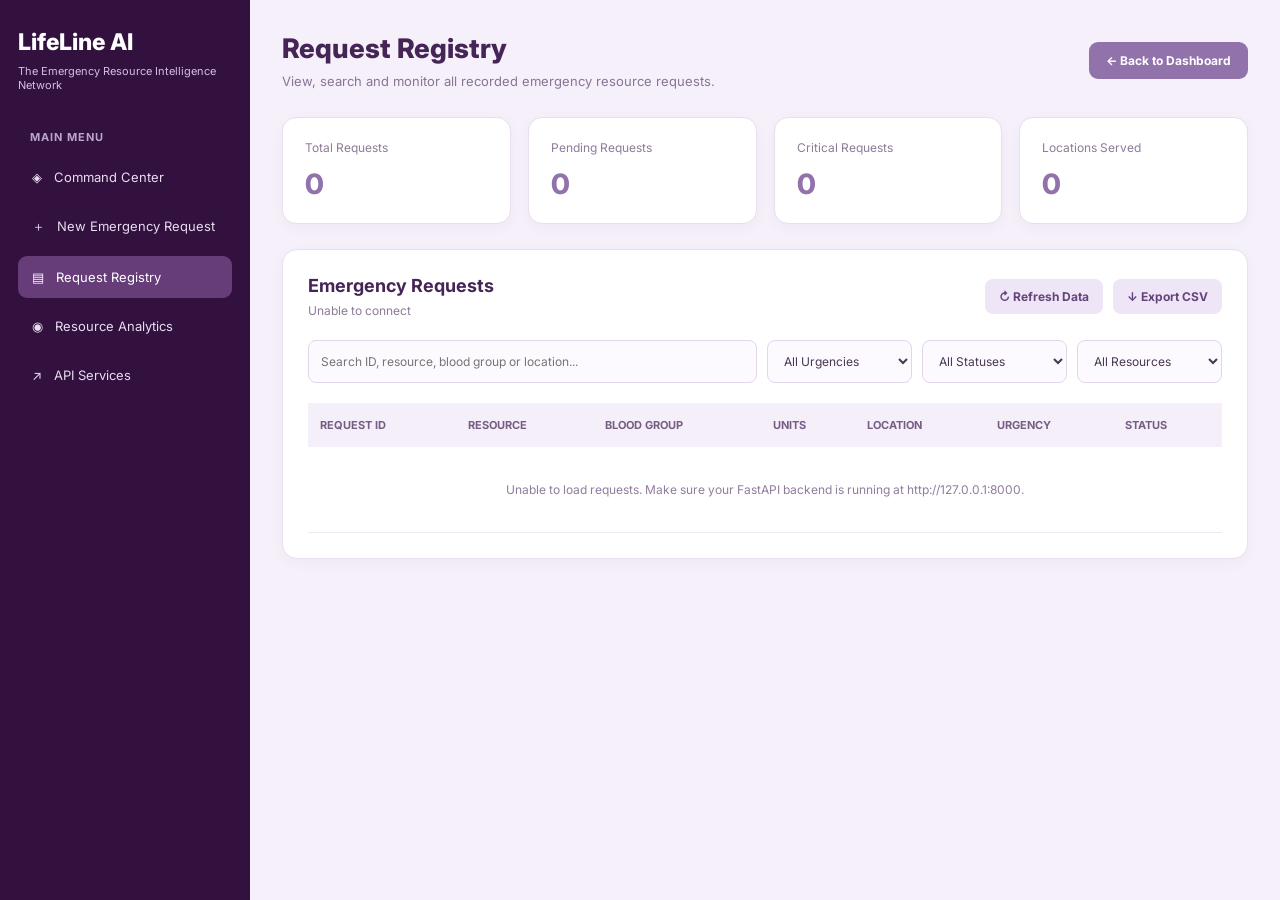
<file: frontend/requests.html>
<!DOCTYPE html>
<html lang="en">
<head>
    <meta charset="UTF-8">
    <meta name="viewport" content="width=device-width, initial-scale=1.0">
    <title>Request Registry | LifeLine AI</title>

    <link href="https://fonts.googleapis.com/css2?family=Inter:wght@400;500;600;700;800&display=swap"
          rel="stylesheet">

    <style>
        * {
            margin: 0;
            padding: 0;
            box-sizing: border-box;
            font-family: 'Inter', sans-serif;
        }

        body {
            background: #F5F0FA;
            color: #3D2B50;
        }

        .sidebar {
            width: 250px;
            height: 100vh;
            position: fixed;
            top: 0;
            left: 0;
            background: #32113F;
            color: white;
            padding: 28px 18px;
        }

        .logo {
            font-size: 23px;
            font-weight: 800;
            margin-bottom: 8px;
        }

        .tagline {
            color: #D5BCE6;
            font-size: 11px;
            margin-bottom: 38px;
        }

        .section-label {
            color: #BBA4CA;
            font-size: 11px;
            font-weight: 700;
            margin: 25px 12px 12px;
            text-transform: uppercase;
            letter-spacing: 1px;
        }

        .nav-item {
            display: block;
            padding: 13px 14px;
            margin: 7px 0;
            border-radius: 9px;
            color: #E8DCEF;
            text-decoration: none;
            font-size: 13px;
            transition: 0.2s;
        }

        .nav-item:hover,
        .nav-item.active {
            background: #663D78;
            color: white;
        }

        .main {
            margin-left: 250px;
            padding: 32px;
        }

        .topbar {
            display: flex;
            justify-content: space-between;
            align-items: center;
            gap: 15px;
            margin-bottom: 28px;
            flex-wrap: wrap;
        }

        h1 {
            font-size: 27px;
            font-weight: 800;
            color: #452456;
        }

        .subtitle {
            color: #887593;
            font-size: 13px;
            margin-top: 8px;
        }

        .back-btn {
            text-decoration: none;
            background: #9272AB;
            color: white;
            padding: 11px 17px;
            border-radius: 9px;
            font-size: 12px;
            font-weight: 700;
        }

        .stats {
            display: grid;
            grid-template-columns: repeat(4, minmax(0, 1fr));
            gap: 17px;
            margin-bottom: 25px;
        }

        .stat-card {
            background: white;
            padding: 22px;
            border-radius: 14px;
            border: 1px solid #E9DDF1;
            box-shadow: 0 4px 14px #4B2A5A0A;
        }

        .stat-label {
            font-size: 12px;
            color: #8D7B98;
            margin-bottom: 12px;
        }

        .stat-value {
            color: #9272AB;
            font-size: 28px;
            font-weight: 800;
        }

        .registry {
            background: white;
            padding: 25px;
            border-radius: 15px;
            border: 1px solid #E9DDF1;
            box-shadow: 0 4px 14px #4B2A5A0A;
        }

        .registry-heading {
            display: flex;
            justify-content: space-between;
            align-items: center;
            gap: 15px;
            flex-wrap: wrap;
            margin-bottom: 22px;
        }

        h2 {
            font-size: 18px;
            color: #452456;
        }

        .count {
            font-size: 12px;
            color: #8D7B98;
            margin-top: 7px;
        }

        .filters {
            display: flex;
            gap: 10px;
            flex-wrap: wrap;
            margin-bottom: 20px;
        }

        .filters input,
        .filters select {
            padding: 12px;
            border: 1px solid #E3D5EC;
            border-radius: 8px;
            background: #FCFAFE;
            color: #493653;
            font-size: 12px;
            outline: none;
        }

        .filters input {
            flex: 1;
            min-width: 190px;
        }

        .filters select {
            min-width: 145px;
        }

        .filters input:focus,
        .filters select:focus {
            border-color: #9272AB;
        }

        .table-wrapper {
            width: 100%;
            overflow-x: auto;
        }

        table {
            width: 100%;
            border-collapse: collapse;
            white-space: nowrap;
        }

        th {
            background: #F5EFF9;
            color: #765D86;
            font-size: 11px;
            text-align: left;
            padding: 15px 12px;
            text-transform: uppercase;
        }

        td {
            padding: 16px 12px;
            border-bottom: 1px solid #F0E8F5;
            font-size: 12px;
            color: #594667;
        }

        tbody tr:hover {
            background: #FCF9FE;
        }

        .badge {
            display: inline-block;
            padding: 6px 10px;
            border-radius: 20px;
            font-size: 10px;
            font-weight: 700;
        }

        .critical {
            background: #FCE4EA;
            color: #B83256;
        }

        .high {
            background: #FFF0D9;
            color: #A86612;
        }

        .normal {
            background: #E9E1F8;
            color: #7650A7;
        }

        .low {
            background: #E0F4E8;
            color: #28784D;
        }

        .pending {
            background: #FFF0D9;
            color: #A86612;
        }

        .resolved {
            background: #E0F4E8;
            color: #28784D;
        }

        .other-status {
            background: #E9E1F8;
            color: #7650A7;
        }

        .empty {
            text-align: center;
            padding: 35px;
            color: #907D9C;
        }

        .message {
            margin-bottom: 15px;
            font-size: 12px;
            color: #7650A7;
        }

        .refresh-btn {
            padding: 10px 14px;
            background: #EEE5F6;
            color: #65447C;
            border: none;
            border-radius: 8px;
            cursor: pointer;
            font-weight: 700;
            font-size: 12px;
        }

        .refresh-btn:hover {
            background: #E2D3F0;
        }

        .status-select {
            padding: 8px 12px;
            border: 1px solid #D8C7E8;
            border-radius: 10px;
            background-color: #F8F3FC;
            color: #654580;
            font-size: 13px;
            font-weight: 600;
            font-family: inherit;
            cursor: pointer;
            outline: none;
            transition: 0.2s ease;
        }

        .status-select:hover {
            border-color: #A98BC4;
            background-color: #F0E6F8;
        }

        .status-select:focus {
            border-color: #9272AB;
            box-shadow: 0 0 0 3px rgba(146, 114, 171, 0.15);
        }

        @media (max-width: 1050px) {
            .stats {
                grid-template-columns: repeat(2, minmax(0, 1fr));
            }
        }

        @media (max-width: 700px) {
            .sidebar {
                width: 100%;
                height: auto;
                position: relative;
            }

            .tagline {
                margin-bottom: 18px;
            }

            .main {
                margin-left: 0;
                padding: 20px;
            }

            .stats {
                grid-template-columns: 1fr 1fr;
            }

            h1 {
                font-size: 23px;
            }
        }
    </style>
</head>

<body>

    <aside class="sidebar">
        <div class="logo">LifeLine AI</div>
        <div class="tagline">The Emergency Resource Intelligence Network</div>

        <div class="section-label">Main Menu</div>

        <a href="dashboard.html" class="nav-item">
            ◈ &nbsp; Command Center
        </a>

        <a href="index.html" class="nav-item">
            ＋ &nbsp; New Emergency Request
        </a>

        <a href="requests.html" class="nav-item active">
            ▤ &nbsp; Request Registry
        </a>

        <a href="dashboard.html#analytics" class="nav-item">
            ◉ &nbsp; Resource Analytics
        </a>

        <a href="http://127.0.0.1:8000/docs" target="_blank"
           class="nav-item">
            ↗ &nbsp; API Services
        </a>
    </aside>

    <main class="main">

        <div class="topbar">
            <div>
                <h1>Request Registry</h1>
                <p class="subtitle">
                    View, search and monitor all recorded emergency resource requests.
                </p>
            </div>

            <a href="dashboard.html" class="back-btn">
                ← Back to Dashboard
            </a>
        </div>

        <section class="stats">
            <div class="stat-card">
                <div class="stat-label">Total Requests</div>
                <div class="stat-value" id="totalCount">0</div>
            </div>

            <div class="stat-card">
                <div class="stat-label">Pending Requests</div>
                <div class="stat-value" id="pendingCount">0</div>
            </div>

            <div class="stat-card">
                <div class="stat-label">Critical Requests</div>
                <div class="stat-value" id="criticalCount">0</div>
            </div>

            <div class="stat-card">
                <div class="stat-label">Locations Served</div>
                <div class="stat-value" id="locationCount">0</div>
            </div>
        </section>

        <section class="registry">

            <div class="registry-heading">
                <div>
                    <h2>Emergency Requests</h2>
                    <p class="count" id="resultCount">Loading requests...</p>
                </div>

                <div style="display: flex; gap: 10px; flex-wrap: wrap;">
                    <button class="refresh-btn" onclick="loadRequests()">
                        ↻ Refresh Data
                    </button>

                    <button class="refresh-btn" onclick="exportRequestsCSV()">
                        ↓ Export CSV
                    </button>
                </div>
            </div>

            <div class="filters">

                <input
                    type="text"
                    id="searchInput"
                    placeholder="Search ID, resource, blood group or location..."
                    oninput="filterRequests()"
                >

                <select id="urgencyFilter" onchange="filterRequests()">
                    <option value="">All Urgencies</option>
                    <option value="Critical">Critical</option>
                    <option value="High">High</option>
                    <option value="Normal">Normal</option>
                    <option value="Low">Low</option>
                </select>

                <select id="statusFilter" onchange="filterRequests()">
                    <option value="">All Statuses</option>
                    <option value="Pending">Pending</option>
                    <option value="Resolved">Resolved</option>
                    <option value="In Progress">In Progress</option>
                </select>

                <select id="resourceFilter" onchange="filterRequests()">
                    <option value="">All Resources</option>
                    <option value="Blood">Blood</option>
                    <option value="Medical Supplies">Medical Supplies</option>
                    <option value="Ambulance">Ambulance</option>
                </select>

            </div>

            <p class="message" id="message"></p>

            <div class="table-wrapper">
                <table>
                    <thead>
                        <tr>
                            <th>Request ID</th>
                            <th>Resource</th>
                            <th>Blood Group</th>
                            <th>Units</th>
                            <th>Location</th>
                            <th>Urgency</th>
                            <th>Status</th>
                        </tr>
                    </thead>

                    <tbody id="requestTable">
                        <tr>
                            <td colspan="7" class="empty">
                                Loading emergency requests...
                            </td>
                        </tr>
                    </tbody>
                </table>
            </div>

        </section>
    </main>

    <script>
        const API_URL = "http://127.0.0.1:8000/requests";

        let allRequests = [];

        // Read the urgency filter from the URL.
        const urlParams = new URLSearchParams(window.location.search);
        const urlUrgency = urlParams.get("urgency");

        // Apply the URL filter when the page first loads.
        if (urlUrgency) {
            const allowedUrgencies = ["Critical", "High", "Normal", "Low"];

            const matchingUrgency = allowedUrgencies.find(
                urgency => urgency.toLowerCase() === urlUrgency.toLowerCase()
            );

            if (matchingUrgency) {
                document.getElementById("urgencyFilter").value =
                    matchingUrgency;
            }
        }

        async function loadRequests() {
            const table = document.getElementById("requestTable");
            const message = document.getElementById("message");

            message.textContent =
                "Connecting to the emergency database...";

            try {
                const response = await fetch(API_URL);

                if (!response.ok) {
                    throw new Error("Could not retrieve requests.");
                }

                const data = await response.json();

                if (!Array.isArray(data.requests)) {
                    throw new Error("Unexpected response from the server.");
                }

                allRequests = data.requests;

                updateStats();
                filterRequests();

                message.textContent =
                    "Request data loaded successfully.";

            } catch (error) {
                table.innerHTML = `
                    <tr>
                        <td colspan="7" class="empty">
                            Unable to load requests. Make sure your FastAPI
                            backend is running at http://127.0.0.1:8000.
                        </td>
                    </tr>
                `;

                document.getElementById("resultCount").textContent =
                    "Unable to connect";

                message.textContent = "";
            }
        }

        function updateStats() {
            document.getElementById("totalCount").textContent =
                allRequests.length;

            document.getElementById("pendingCount").textContent =
                allRequests.filter(request =>
                    String(request.status || "").toLowerCase() === "pending"
                ).length;

            document.getElementById("criticalCount").textContent =
                allRequests.filter(request =>
                    String(request.urgency || "Normal").toLowerCase() ===
                    "critical"
                ).length;

            const locations = new Set(
                allRequests
                    .map(request =>
                        String(request.location || "").trim().toLowerCase()
                    )
                    .filter(location => location !== "")
            );

            document.getElementById("locationCount").textContent =
                locations.size;
        }

        function filterRequests() {
            const search = document.getElementById("searchInput")
                .value.toLowerCase().trim();

            const urgency =
                document.getElementById("urgencyFilter").value;

            const status =
                document.getElementById("statusFilter").value;

            const resource =
                document.getElementById("resourceFilter").value;

            const filtered = allRequests.filter(request => {
                const id = String(
                    request.request_code || `LL-${String(request.id).padStart(4, "0")}`
                );

                const resourceName =
                    String(request.resource || "");

                const bloodGroup =
                    String(request.blood_group || "");

                const location =
                    String(request.location || "");

                const requestUrgency =
                    String(request.urgency || "Normal");

                const requestStatus =
                    String(request.status || "Pending");

                const matchesSearch =
                    id.toLowerCase().includes(search) ||
                    resourceName.toLowerCase().includes(search) ||
                    bloodGroup.toLowerCase().includes(search) ||
                    location.toLowerCase().includes(search);

                const matchesUrgency =
                    !urgency ||
                    requestUrgency.toLowerCase() === urgency.toLowerCase();

                const matchesStatus =
                    !status ||
                    requestStatus.toLowerCase() === status.toLowerCase();

                const matchesResource =
                    !resource ||
                    resourceName.toLowerCase() === resource.toLowerCase();

                return matchesSearch &&
                       matchesUrgency &&
                       matchesStatus &&
                       matchesResource;
            });

            // Show the most urgent requests first.
            const priorityOrder = {
                critical: 1,
                high: 2,
                normal: 3,
                low: 4
            };

            filtered.sort((a, b) => {
                const urgencyA =
                    String(a.urgency || "Normal").toLowerCase();

                const urgencyB =
                    String(b.urgency || "Normal").toLowerCase();

                const priorityA = priorityOrder[urgencyA] ?? 3;
                const priorityB = priorityOrder[urgencyB] ?? 3;

                return priorityA - priorityB;
            });

            renderTable(filtered);

            document.getElementById("resultCount").textContent =
                `Showing ${filtered.length} of ${allRequests.length} requests`;
        }

        function renderTable(requests) {
            const table = document.getElementById("requestTable");

            if (requests.length === 0) {
                table.innerHTML = `
                    <tr>
                        <td colspan="7" class="empty">
                            No matching emergency requests found.
                        </td>
                    </tr>
                `;
                return;
            }

            table.innerHTML = requests.map(request => {
                const id =
                    request.request_id ?? request.id ?? "—";

                const urgency = request.urgency || "Normal";
                const status = request.status || "Pending";

                const urgencyClass = {
                    Critical: "critical",
                    High: "high",
                    Normal: "normal",
                    Low: "low"
                }[urgency] || "normal";

                return `
                    <tr>
                        <td>#${escapeHTML(id)}</td>

                        <td>${escapeHTML(request.resource || "—")}</td>

                        <td>${escapeHTML(request.blood_group || "—")}</td>

                        <td>${escapeHTML(request.units ?? "—")}</td>

                        <td>${escapeHTML(request.location || "—")}</td>

                        <td>
                            <span class="badge ${urgencyClass}">
                                ${escapeHTML(urgency)}
                            </span>
                        </td>

                        <td>
                            <select
                                class="status-select"
                                onchange="updateStatus(${Number(id)}, this.value)"
                            >
                                <option value="Pending"
                                    ${status === "Pending" ? "selected" : ""}>
                                    Pending
                                </option>

                                <option value="In Progress"
                                    ${status === "In Progress" ? "selected" : ""}>
                                    In Progress
                                </option>

                                <option value="Resolved"
                                    ${status === "Resolved" ? "selected" : ""}>
                                    Resolved
                                </option>
                            </select>
                        </td>
                    </tr>
                `;
            }).join("");
        }

        async function updateStatus(requestId, newStatus) {
            try {
                const response = await fetch(
                    `http://127.0.0.1:8000/requests/${requestId}/status`,
                    {
                        method: "PUT",
                        headers: {
                            "Content-Type": "application/json"
                        },
                        body: JSON.stringify({
                            status: newStatus
                        })
                    }
                );

                const data = await response.json();

                if (!response.ok) {
                    throw new Error(
                        data.detail || "Could not update status"
                    );
                }

                alert(
                    `Request #${requestId} updated to ${newStatus}.`
                );

                await loadRequests();

            } catch (error) {
                alert("Status update failed: " + error.message);
                await loadRequests();
            }
        }

        function exportRequestsCSV() {
            if (allRequests.length === 0) {
                alert("No requests available to export.");
                return;
            }

            const headers = [
                "Request ID",
                "Resource",
                "Blood Group",
                "Units",
                "Location",
                "Urgency",
                "Status"
            ];

            const rows = allRequests.map(request => [
                request.request_id ?? request.id ?? "",
                request.resource ?? "",
                request.blood_group || "N/A",
                request.units ?? "",
                request.location ?? "",
                request.urgency || "Normal",
                request.status || "Pending"
            ]);

            const csv = [headers, ...rows]
                .map(row =>
                    row.map(value =>
                        `"${String(value).replace(/"/g, '""')}"`
                    ).join(",")
                )
                .join("\r\n");

            const blob = new Blob(["\uFEFF" + csv], {
                type: "text/csv;charset=utf-8;"
            });

            const url = URL.createObjectURL(blob);
            const link = document.createElement("a");

            link.href = url;
            link.download = "lifeline-emergency-requests.csv";

            document.body.appendChild(link);
            link.click();
            link.remove();

            URL.revokeObjectURL(url);
        }

        function escapeHTML(value) {
            return String(value).replace(/[&<>"']/g, character => ({
                "&": "&amp;",
                "<": "&lt;",
                ">": "&gt;",
                '"': "&quot;",
                "'": "&#039;"
            })[character]);
        }

        loadRequests();
    </script>

</body>
</html>
</file>
